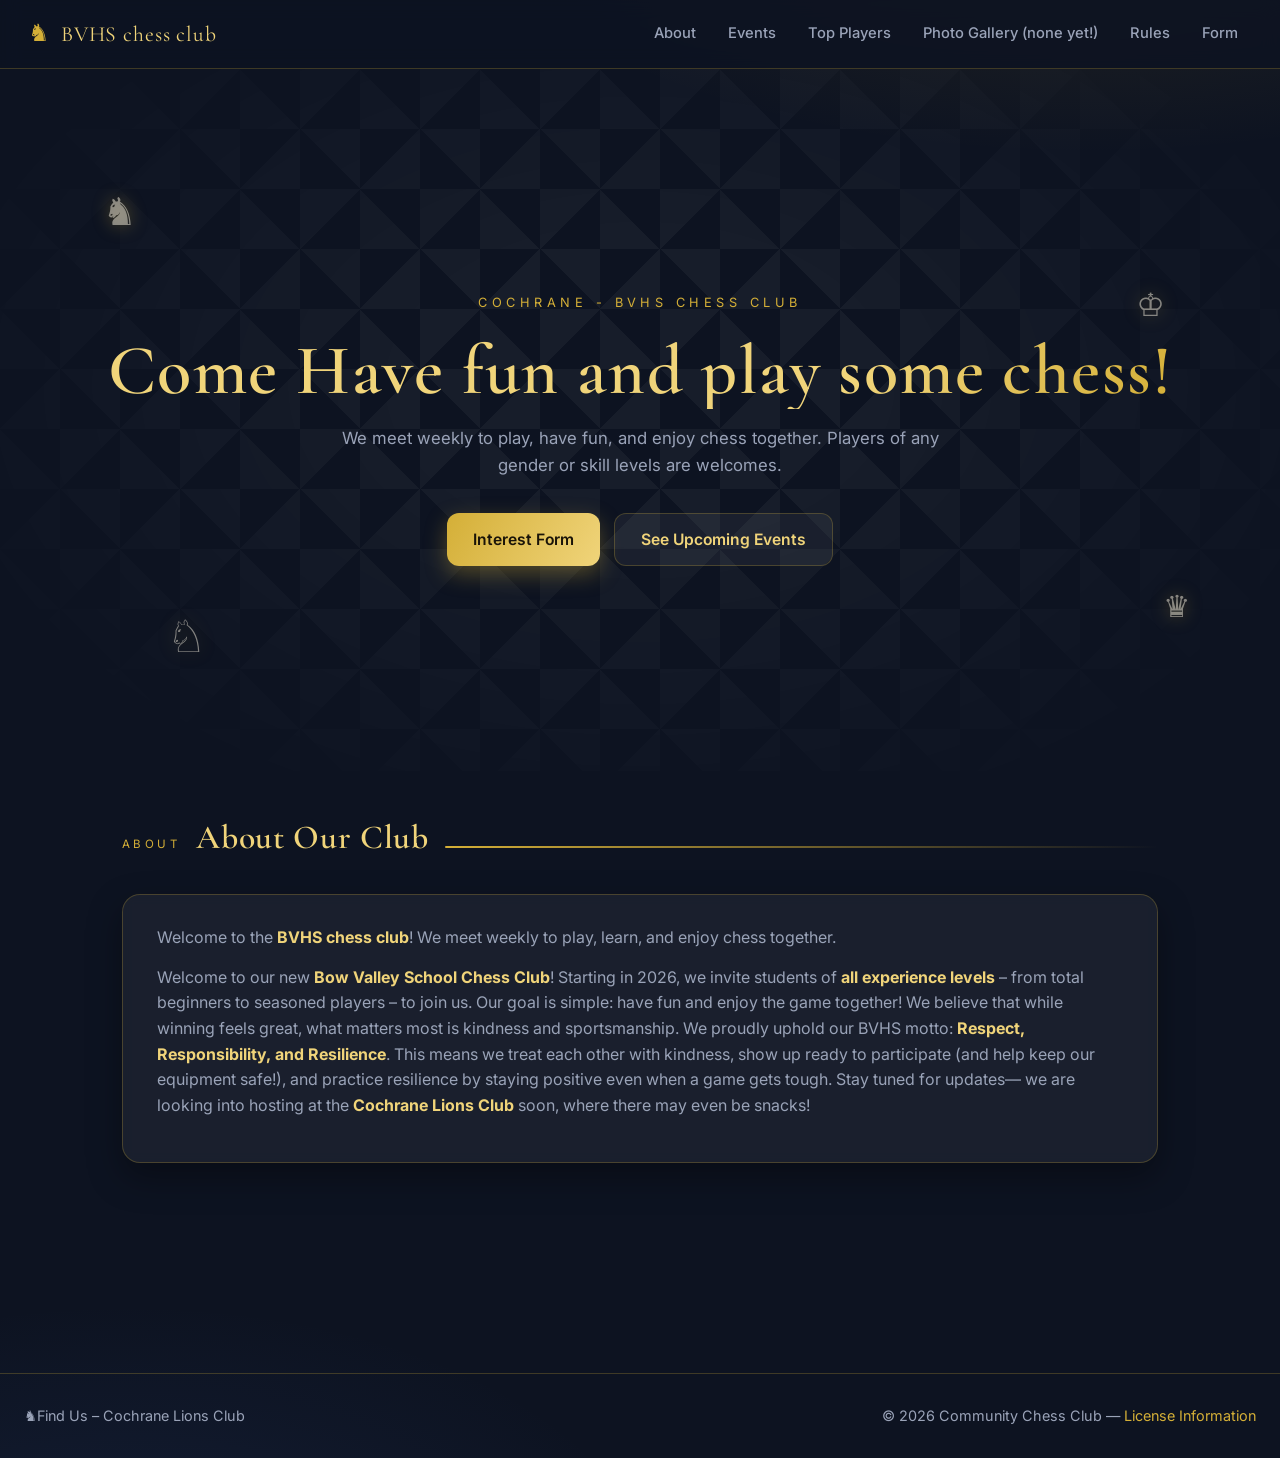
<file: index.html>
<!DOCTYPE html>
<html lang="en">
<head>
<meta charset="UTF-8" />
<meta name="viewport" content="width=device-width, initial-scale=1.0" />
<title>Community Chess Club – Cochrane</title>
<link rel="preconnect" href="https://fonts.googleapis.com" />
<link href="https://fonts.googleapis.com/css2?family=Cormorant+Garamond:ital,wght@0,500;0,600;0,700;1,500;1,600;1,700&family=Inter:wght@400;500;600;700&display=swap" rel="stylesheet" />
<link rel="stylesheet" href="./styles.css" />
</head>
<body>

<nav>
  <div class="brand"><span class="kn">♞</span><a href="index.html" style="color:inherit;text-decoration:none;">BVHS chess club</a></div>
  <button class="nav-toggle" id="navToggle" aria-label="Menu">☰</button>
  <div class="nav-links" id="navLinks">
    <a href="about.html">About</a>
    <a href="events.html">Events</a>
    <a href="leaderboard.html">Top Players</a>
    <a href="gallery.html">Photo Gallery (none yet!)</a>
    <a href="rules.html">Rules</a>
    <a href="join.html">Form</a>
  </div>
</nav>

<header class="hero">
  <span class="piece-float p1">♞</span>
  <span class="piece-float p2">♔</span>
  <span class="piece-float p3">♘</span>
  <span class="piece-float p4">♛</span>
  <div class="hero-eyebrow">Cochrane - BVHS chess club</div>
  <h1>Come Have fun and play some chess!</h1>
  <p class="sub">We meet weekly to play, have fun, and enjoy chess together. Players of any gender or skill levels are welcomes.</p>
  <div class="hero-ctas">
    <a class="btn btn-gold" href="join.html">Interest Form</a>
   <a class="btn btn-upcoming" href="events.html">See Upcoming Events</a>
  </div>
</header>

<section id="about">
  <div class="section-head reveal"><span class="kicker">About</span><h2>About Our Club</h2></div>
  <div class="about-card reveal">
<p>Welcome to the <strong>BVHS chess club</strong>! We meet weekly to play, learn, and enjoy chess together.</p>
<p>Welcome to our new <strong>Bow Valley School Chess Club</strong>! Starting in 2026, we invite students of <strong>all experience levels</strong> – from total beginners to seasoned players –
to join us.  Our goal is simple: have fun and enjoy the game together!

We believe that while winning feels great, what matters most is kindness and sportsmanship.

We proudly uphold our BVHS motto: <strong>Respect, Responsibility, and Resilience</strong>. This means we treat each other with kindness, show up ready to participate (and help keep our equipment safe!), and practice resilience by staying positive even when a game gets tough.

Stay tuned for updates— we are looking into hosting at the <strong>Cochrane Lions Club</strong> soon, where there may even be snacks!</p>
</div>
</section>

<footer>
  <div class="footer-left"><span class="kn">♞</span><span>Find Us – Cochrane Lions Club</span></div>
  <span>© 2026 Community Chess Club — <a href="#" id="licenseLink">License Information</a></span>
</footer>

<div class="modal-backdrop" id="licenseModal">
  <div class="modal">
    <h3>License Information</h3>
    <p>This website is licensed under the Creative Commons Attribution-NonCommercial-ShareAlike 4.0 International License (CC BY-NC-SA 4.0).</p>
    <div class="row">
      <a class="btn btn-ghost" href="https://creativecommons.org/licenses/by-nc-sa/4.0/" target="_blank" rel="noopener">View Full License</a>
      <button class="btn btn-ghost" id="modalClose">Close</button>
    </div>
  </div>
</div>

<script src="./script.js"></script>
</body>
</html>
</file>
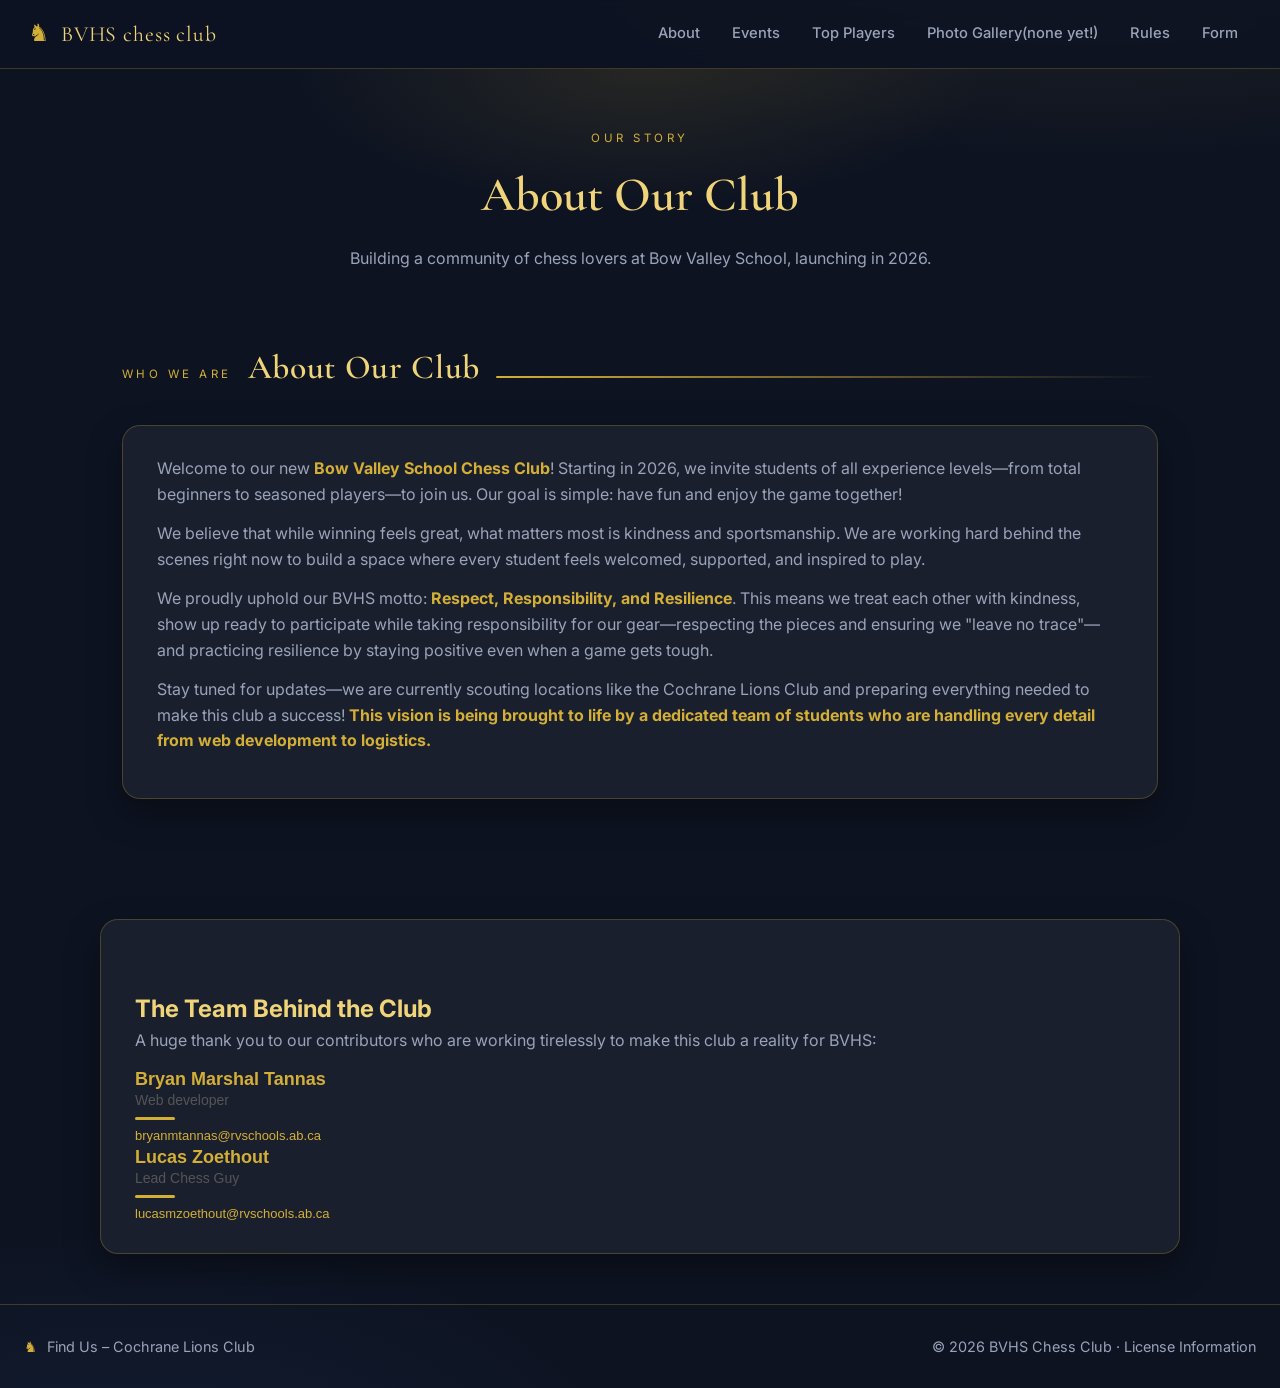
<file: about.html>
<!DOCTYPE html>
<html lang="en">
<head>
<meta charset="UTF-8" />
<meta name="viewport" content="width=device-width, initial-scale=1.0" />
<title>About — BVHS Chess Club</title>
<link rel="preconnect" href="https://fonts.googleapis.com" />
<link href="https://fonts.googleapis.com/css2?family=Cormorant+Garamond:ital,wght@0,500;0,600;1,500&family=Inter:wght@400;500;600&display=swap" rel="stylesheet" />
<link rel="stylesheet" href="styles.css" />
</head>
<body>

<nav>
  <div class="brand"><span class="kn">♞</span><a href="index.html" style="color:inherit;text-decoration:none;">BVHS chess club</a></div>
  <button class="nav-toggle" id="navToggle" aria-label="Menu">☰</button>
  <div class="nav-links" id="navLinks">
    <a href="about.html">About</a>
    <a href="events.html">Events</a>
    <a href="leaderboard.html">Top Players</a>
    <a href="gallery.html">Photo Gallery(none yet!)</a>
    <a href="rules.html">Rules</a>
    <a href="join.html">Form</a>
  </div>
</nav>

<div class="page-hero">
  <span class="kicker">Our Story</span>
  <h1>About Our Club</h1>
  <p>Building a community of chess lovers at Bow Valley School, launching in 2026.</p>
</div>

<section>
  <div class="section-head reveal"><span class="kicker">Who We Are</span><h2>About Our Club</h2></div>
  <div class="about-card reveal">
    <p>Welcome to our new <strong style="color:#D4AF37;">Bow Valley School Chess Club</strong>! Starting in 2026, we invite students of all experience levels—from total beginners to seasoned players—to join us. Our goal is simple: have fun and enjoy the game together!</p>
    
    <p>We believe that while winning feels great, what matters most is kindness and sportsmanship. We are working hard behind the scenes right now to build a space where every student feels welcomed, supported, and inspired to play.</p>

    <p>We proudly uphold our BVHS motto: <strong style="color:#D4AF37;">Respect, Responsibility, and Resilience</strong>. This means we treat each other with kindness, show up ready to participate while taking responsibility for our gear—respecting the pieces and ensuring we "leave no trace"—and practicing resilience by staying positive even when a game gets tough.</p>
    
    <p>Stay tuned for updates—we are currently scouting locations like the Cochrane Lions Club and preparing everything needed to make this club a success! <strong style="color:#D4AF37;">This vision is being brought to life by a dedicated team of students who are handling every detail from web development to logistics.</strong></p>
  </div>
</section>

<section class="about-card reveal">
  <!-- This header now connects the "dedication" mentioned above to these specific people -->
  <h2 style="margin-top: 40px;">The Team Behind the Club</h2>
  <p>A huge thank you to our contributors who are working tirelessly to make this club a reality for BVHS:</p>

  <!--Profiles-->
  <table cellpadding="0" cellspacing="0" border="0" style="font-family:Arial,Helvetica,sans-serif">
    <tr>
      <td style="vertical-align:top">
        <p style="font-size:18px;font-weight:bold;color:#D4AF37;margin:0;line-height:1.3;font-family:Arial,Helvetica,sans-serif">Bryan Marshal Tannas</p>
        <p style="font-size:14px;color:#555;margin:0;line-height:1.4;font-family:Arial,Helvetica,sans-serif">Web developer</p>
        <div style="width:40px;height:3px;background:#D4AF37;border-radius:2px;margin:6px 0"></div>
        <p style="font-size:13px;color:#777;margin:0;line-height:1.5;font-family:Arial,Helvetica,sans-serif"><a href="mailto:bryanmtannas@rvschools.ab.ca" style="font-size:13px;color:#D4AF37;text-decoration:none;font-family:Arial,Helvetica,sans-serif">bryanmtannas@rvschools.ab.ca</a></p>
      </td>
    </tr>
  </table>
  <!--Profiles-->
  <table cellpadding="0" cellspacing="0" border="0" style="font-family:Arial,Helvetica,sans-serif">
    <tr>
      <td style="vertical-align:top">
        <p style="font-size:18px;font-weight:bold;color:#D4AF37;margin:0;line-height:1.3;font-family:Arial,Helvetica,sans-serif">Lucas Zoethout</p>
        <p style="font-size:14px;color:#555;margin:0;line-height:1.4;font-family:Arial,Helvetica,sans-serif">Lead Chess Guy</p>
        <div style="width:40px;height:3px;background:#D4AF37;border-radius:2px;margin:6px 0"></div>
        <p style="font-size:13px;color:#777;margin:0;line-height:1.5;font-family:Arial,Helvetica,sans-serif"><a href="mailto:lucasmzoethout@rvschools.ab.ca" style="font-size:13px;color:#D4AF37;text-decoration:none;font-family:Arial,Helvetica,sans-serif">lucasmzoethout@rvschools.ab.ca</a></p>
      </td>
    </tr>
  </table>
</section>

<footer style="margin-top: 50px;">
  <div class="foot-left"><span class="kn">♞</span><span>Find Us – Cochrane Lions Club</span></div>
  <span>© 2026 BVHS Chess Club · <a href="#" id="licenseLink" style="color:inherit;text-decoration:none;">License Information</a></span>
</footer>

<div class="modal-backdrop" id="licenseModal">
  <div class="modal">
    <h3>License Information</h3>
    <p>This website is licensed under the Creative Commons Attribution-NonCommercial-ShareAlike 4.0 International License (CC BY-NC-SA 4.0).</p>
    <div class="row">
      <a class="btn btn-ghost" href="https://creativecommons.org/licenses/by-nc-sa/4.0/" target="_blank" rel="noopener">View Full License</a>
      <button class="btn btn-ghost" id="modalClose">Close</button>
    </div>
  </div>
</div>

<script src="script.js"></script>

</body>
</html>
</file>
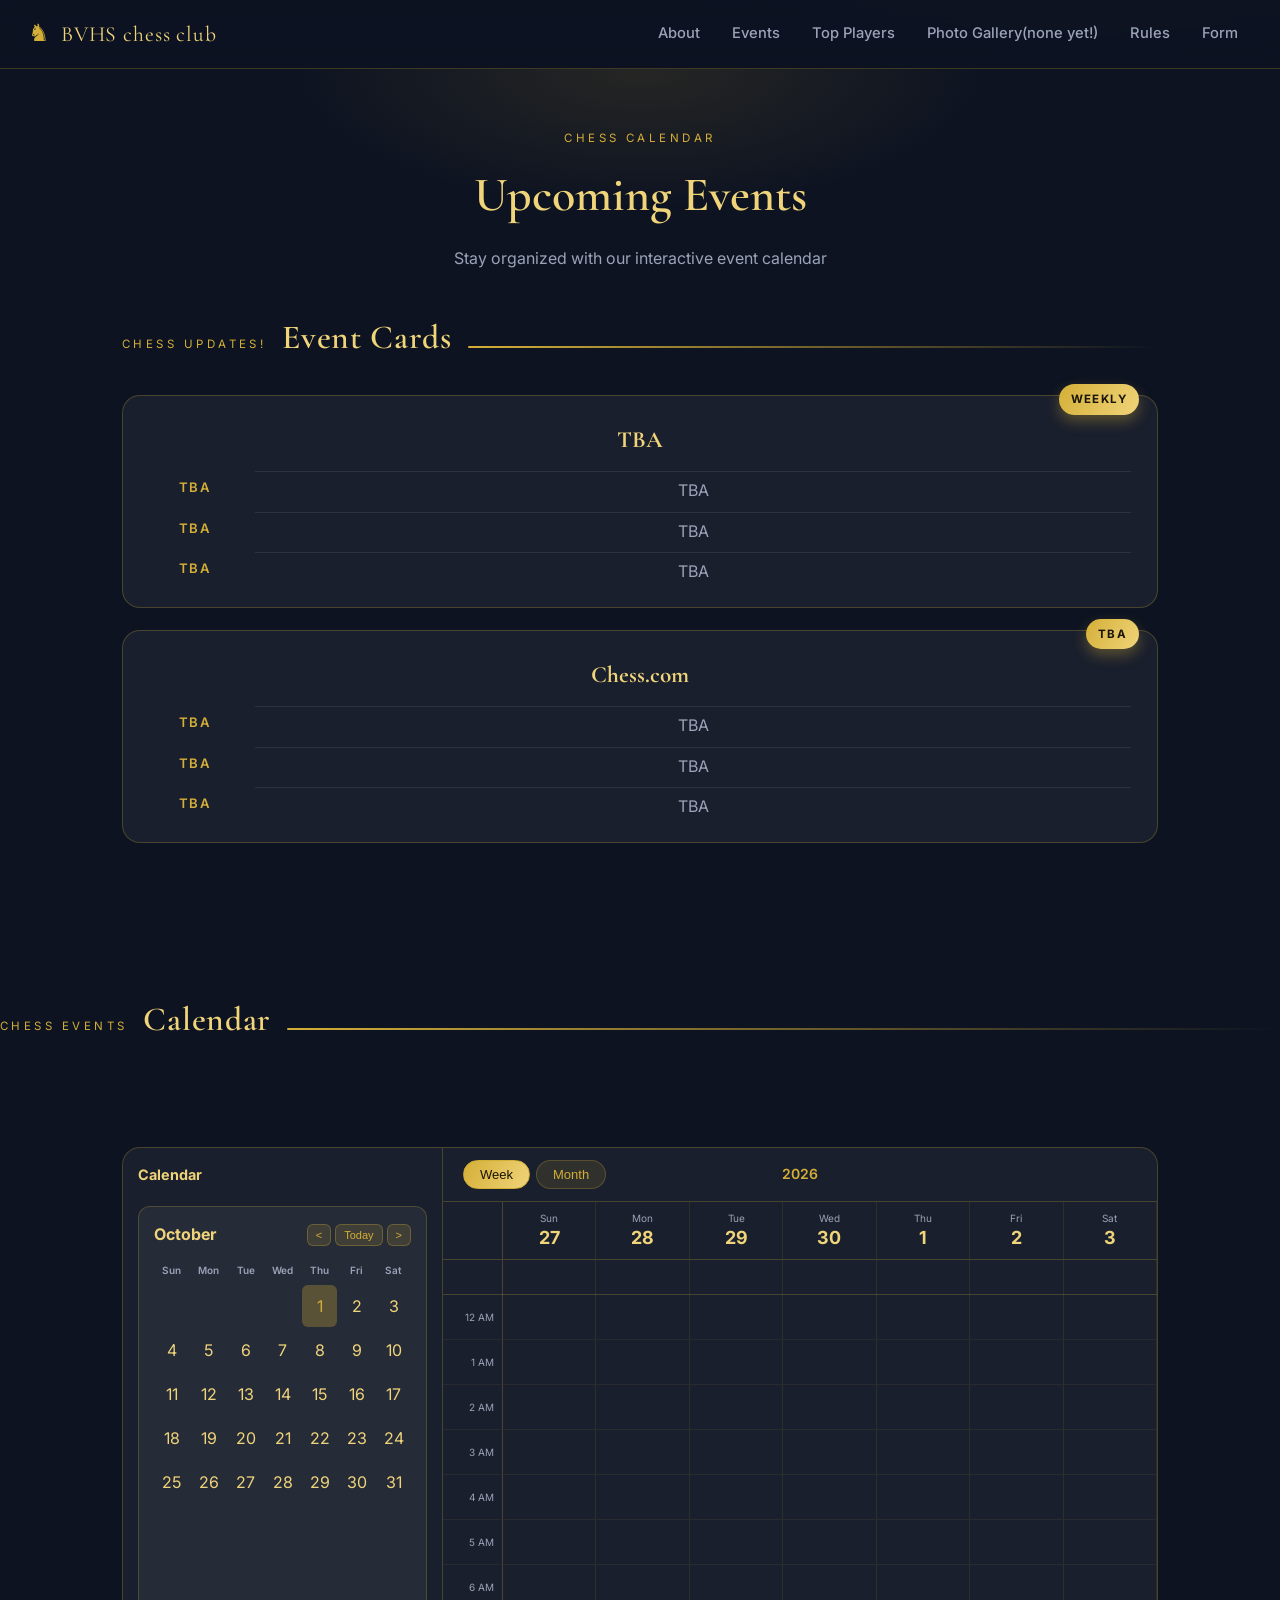
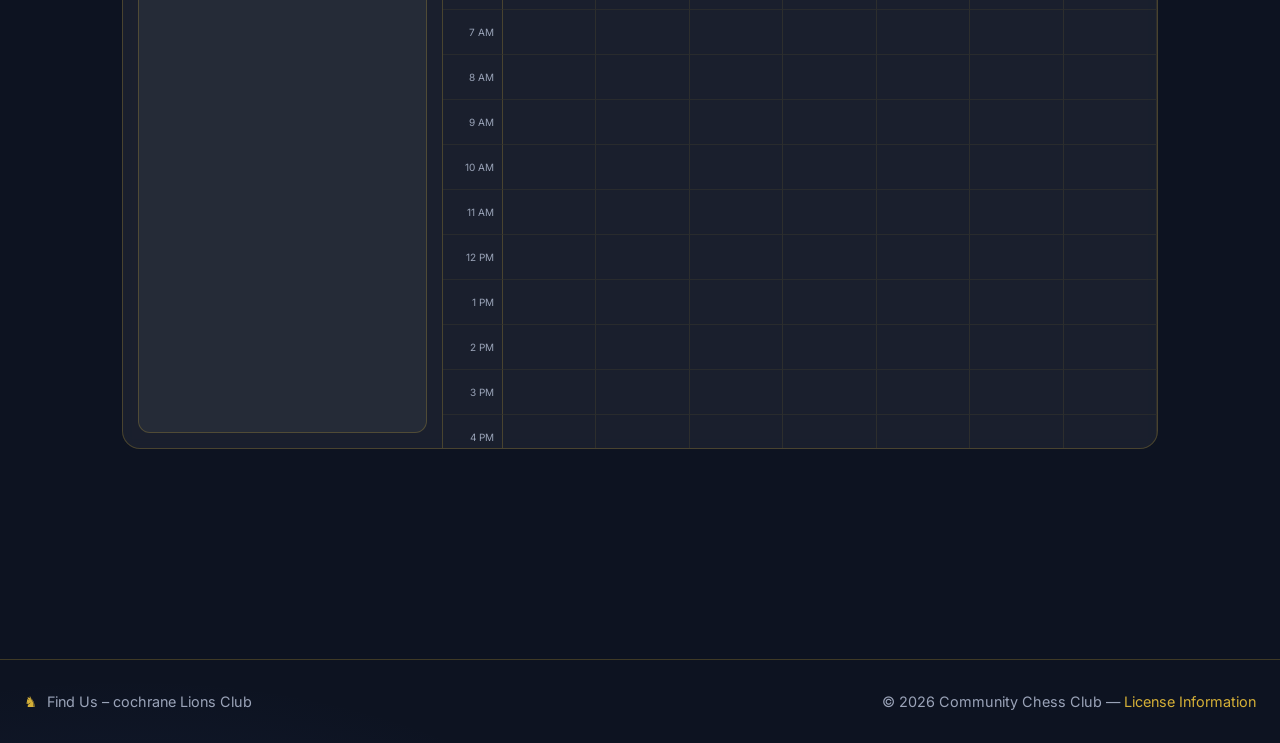
<file: events.html>
<!DOCTYPE html>
<html lang="en">
<head>
<meta charset="UTF-8" />
<meta name="viewport" content="width=device-width, initial-scale=1.0" />
<title>Events – Community Chess Club</title>
<link rel="preconnect" href="https://fonts.googleapis.com" />
<link href="https://fonts.googleapis.com/css2?family=Cormorant+Garamond:ital,wght@0,500;0,600;0,700;1,500;1,600;1,700&family=Inter:wght@400;500;600;700&display=swap" rel="stylesheet" />
<link rel="stylesheet" href="./styles.css" />
<style>
    .calendar-main {
        flex: 1;
        min-width: 0;
        display: flex;
        flex-direction: column;
        overflow: hidden;
    }
    .calendar-wrapper {
        background: var(--card);
        border: 1px solid var(--line);
        border-radius: 18px;
        backdrop-filter: blur(6px);
        overflow: hidden;
        margin-top: 30px;
    }

    :root {
        --hour-height: 45px;
    }

    .app-container {
        display: flex;
        height: 100vh;
        width: 100%;
        background: transparent;
    }

    .sidebar {
        width: 320px;
        background: transparent;
        border-right: 1px solid var(--line);
        display: flex;
        flex-direction: column;
        padding: 15px;
    }

    .sidebar-header {
        display: flex;
        justify-content: space-between;
        font-weight: bold;
        margin-bottom: 20px;
        color: var(--ivory);
        font-size: 0.9rem;
    }

    .mini-cal-wrap {
        background: rgba(255,255,255,.05);
        border-radius: 12px;
        border: 1px solid var(--line);
        padding: 15px;
        flex: 1;
        overflow: hidden;
        display: flex;
        flex-direction: column;
    }

    .mini-cal-header {
        display: flex;
        align-items: center;
        justify-content: space-between;
        margin-bottom: 10px;
    }

    .mini-cal-title {
        font-size: 16px;
        font-weight: 700;
        color: var(--ivory);
    }

    .mini-nav {
        display: flex;
        gap: 4px;
    }

    .mini-nav button {
        background: rgba(212, 175, 55, 0.15);
        border: 1px solid rgba(212, 175, 55, 0.3);
        border-radius: 6px;
        padding: 4px 8px;
        font-size: 11px;
        cursor: pointer;
        color: var(--gold);
        transition: all 0.15s;
    }

    .mini-nav button:hover {
        background: rgba(212, 175, 55, 0.3);
        border-color: var(--gold);
    }

    .mini-grid {
        display: grid;
        grid-template-columns: repeat(7, 1fr);
        gap: 2px;
    }

    .dow-header {
        text-align: center;
        font-size: 10px;
        font-weight: 600;
        color: var(--muted);
        padding: 5px 0;
    }

    .mini-day-cell {
        aspect-ratio: 1 / 1.2;
        border-radius: 6px;
        display: flex;
        flex-direction: column;
        align-items: center;
        justify-content: center;
        gap: 2px;
        padding: 4px;
        cursor: pointer;
        transition: all 0.2s;
        color: var(--ivory);
    }

    .mini-day-cell:hover {
        background: rgba(212, 175, 55, 0.25);
        transform: scale(1.05);
    }

    .mini-day-cell.empty {
        cursor: default;
    }

    .dots {
        display: flex;
        gap: 2px;
        justify-content: center;
    }

    .dot {
        width: 6px;
        height: 6px;
        border-radius: 50%;
        background: var(--gold);
    }

    .-main {
        flex: 1;
        display: flex;
        flex-direction: column;
        overflow: hidden;
    }

    .-header {
        padding: 12px 20px;
        display: flex;
        justify-content: space-between;
        align-items: center;
        border-bottom: 1px solid var(--line);
        background: transparent;
    }

    .header-btn {
        background: rgba(212, 175, 55, 0.12);
        border: 1px solid var(--line);
        border-radius: 20px;
        padding: 6px 16px;
        font-size: 13px;
        font-weight: 500;
        color: var(--gold);
        cursor: pointer;
        transition: all 0.2s;
    }

    .header-btn:hover {
        background: rgba(212, 175, 55, 0.2);
        border-color: var(--gold);
    }

    .header-btn.active {
        background: linear-gradient(120deg, var(--gold), var(--gold-2));
        color: #1a1408;
        border-color: var(--gold);
    }

    .view-toggle {
        display: flex;
        gap: 6px;
    }

.calendar-header {
    padding: 12px 20px;
    display: flex;
    justify-content: space-between;
    align-items: center;
    border-bottom: 1px solid var(--line);
    background: transparent;
    position: relative; /* Enables absolute center alignment */
}

.header-right {
    position: absolute;
    left: 50%;
    transform: translateX(-50%);
    display: flex;
    align-items: center;
    gap: 10px;
}

    .header-right .year-label {
        font-size: 14px;
        font-weight: 600;
        color: var(--gold);
    }

    /* ── Week days bar ── */
    .week-days-bar {
        display: flex;
        gap: 3px;
        margin-top: 4px;
        flex-wrap: wrap;
    }
    .week-days-bar span {
        font-size: 10px;
        color: var(--muted);
        padding: 2px 8px;
        background: rgba(212, 175, 55, 0.08);
        border-radius: 4px;
        white-space: nowrap;
    }

    #mainGrid {
        flex: 1;
        overflow-y: auto;
        background-color: transparent;
        width: 100%;
        position: relative;
    }
    .month-mode {
        display: grid;
        grid-template-columns: repeat(7, 1fr);
    }

    .month-header-cell {
        text-align: center;
        font-size: 11px;
        font-weight: 600;
        color: var(--gold);
        padding: 8px 0;
        border-right: 1px solid var(--line);
        border-bottom: 1px solid var(--line);
        background: rgba(212, 175, 55, 0.05);
    }

    .day-cell {
        border-right: 1px solid var(--line);
        border-bottom: 1px solid var(--line);
        padding: 8px;
        min-height: 100px;
        position: relative;
        display: flex;
        flex-direction: column;
        justify-content: flex-start;
        background: transparent;
    }

    .day-cell .day-number {
        color: var(--gold);
        font-weight: 600;
        font-size: 14px;
        margin-bottom: 4px;
    }

    .week-mode {
        display: grid;
        grid-template-columns: 60px repeat(7, 1fr);
        grid-template-rows: auto auto repeat(24, var(--hour-height));
        width: 100%;
    }

    .week-header-row {
        grid-column: 1 / -1;
        display: grid;
        grid-template-columns: 60px repeat(7, 1fr);
        border-bottom: 1px solid var(--line);
        background: transparent;
    }

    .week-header-cell {
        padding: 8px 4px;
        text-align: center;
        border-right: 1px solid rgba(212, 175, 55, 0.1);
        color: var(--ivory);
    }

    .week-header-cell:first-child {
        border-right: 1px solid var(--line);
    }

    .all-day-row {
        grid-column: 1 / -1;
        display: grid;
        grid-template-columns: 60px repeat(7, 1fr);
        border-bottom: 1px solid var(--line);
        min-height: 35px;
    }

    .all-day-cell {
        border-right: 1px solid rgba(212, 175, 55, 0.1);
        display: flex;
        align-items: center;
        gap: 4px;
        padding: 2px 6px;
        min-height: 35px;
    }

    .all-day-cell:first-child {
        border-right: 1px solid var(--line);
    }

    .time-label {
        font-size: 10px;
        color: var(--muted);
        text-align: right;
        padding-right: 8px;
        border-right: 1px solid var(--line);
        border-bottom: 1px solid rgba(212, 175, 55, 0.08);
        display: flex;
        align-items: center;
        justify-content: flex-end;
    }

    .timeline-cell {
        border-right: 1px solid rgba(212, 175, 55, 0.1);
        border-bottom: 1px solid rgba(212, 175, 55, 0.08);
        position: relative;
        background: transparent;
        overflow: visible;
        min-height: var(--hour-height);
        min-width: 50px;
    }

    .event-block {
        padding: 3px 6px;
        font-size: 10px;
        border-radius: 4px;
        white-space: nowrap;
        overflow: hidden;
        text-overflow: ellipsis;
        z-index: 5;
        margin-bottom: 2px;
        color: #fff;
        border-left: 3px solid;
    }

    .event-block.timed {
        position: absolute;
        left: 2px;
        right: 2px;
        padding: 3px 6px;
        font-size: 11px;
        border-radius: 4px;
        overflow: visible;
        cursor: pointer;
    }

    .month-mode .event-block.timed {
        position: relative !important;
        left: auto !important;
        right: auto !important;
        top: auto !important;
        margin-bottom: 2px;
    }

    .event-block.all-day {
        font-weight: 600;
        padding: 4px 8px;
        margin: 0;
        border-radius: 4px;
        cursor: pointer;
    }

    .tooltip {
        position: fixed;
        z-index: 999999;
        pointer-events: none;
        background: rgba(13, 19, 33, 0.95);
        border-radius: 8px;
        box-shadow: 0 4px 20px rgba(0,0,0,.35);
        min-width: 60px;
        border: 1px solid var(--line);
        color: var(--ivory);
        display: none;
        padding: 6px 8px;
        min-width: 0;
        max-width: 160px;
        font-size: 10px;
        line-height: 1.2;
    }

    .tooltip strong {
        color: var(--gold);
    }

    /* ── Now line (Google Calendar style) ── */
    .now-line {
        position: absolute;
        left: 0;
        right: 0;
        height: 2px;
        background: #e53935;
        z-index: 999999;
        pointer-events: none;
        display: none;
    }
    .now-line::before {
        content: "";
        position: absolute;
        left: 0;
        top: -4px;
        width: 8px;
        height: 10px;
        border-radius: 3px;
        background: #e53935;
    }

    .toast {
        position: fixed;
        bottom: 20px;
        left: 50%;
        transform: translateX(-50%);
        background: rgba(212, 175, 55, 0.15);
        border: 1px solid var(--gold);
        border-radius: 8px;
        padding: 8px 16px;
        font-size: 12px;
        box-shadow: 0 4px 12px rgba(212, 175, 55, 0.25);
        z-index: 300;
        color: var(--ivory);
    }

    .toast.hidden {
        display: none;
    }

    #mainGrid::-webkit-scrollbar {
        width: 8px;
    }

    #mainGrid::-webkit-scrollbar-track {
        background: rgba(212, 175, 55, 0.05);
    }

    #mainGrid::-webkit-scrollbar-thumb {
        background: rgba(212, 175, 55, 0.3);
        border-radius: 4px;
    }

    #mainGrid::-webkit-scrollbar-thumb:hover {
        background: rgba(212, 175, 55, 0.5);
    }

    @media (max-width: 900px) {
        .app-container {
            flex-direction: column;
        }

        .sidebar {
            width: 100%;
            max-height: 250px;
            padding: 12px;
            min-height: auto;
        }

        .mini-cal-wrap {
            padding: 12px;
            overflow-y: auto;
        }

        .mini-cal-header {
            margin-bottom: 12px;
        }

        .mini-cal-title {
            font-size: 14px;
        }

        .mini-nav button {
            padding: 3px 6px;
            font-size: 10px;
        }

        .mini-grid {
            gap: 1px;
        }

        .dow-header {
            font-size: 9px;
            padding: 3px 0;
        }

        .mini-day-cell {
            aspect-ratio: 1 / 1.15;
            padding: 3px;
            min-height: 30px;
        }

        .dot {
            width: 5px;
            height: 5px;
        }

        .-main {
            flex: 1;
        }

        .day-cell {
            min-height: 80px;
        }

        :root {
            --hour-height: 35px;
        }
    }

    @media (max-width: 600px) {
        .sidebar {
            max-height: 280px;
        }
        .week-mode {
            grid-template-columns: 45px repeat(7, 1fr);
            width: 100%;
        }

        .timeline-cell {
            min-width: 36px;
        }

        .mini-nav button {
            padding: 2px 5px;
            font-size: 9px;
        }

        .mini-day-cell {
            aspect-ratio: 1 / 1.1;
            min-height: 28px;
            gap: 1px;
        }

        .week-mode {
            grid-template-columns: 45px repeat(7, 1fr);
        }

        .week-header-row {
            grid-template-columns: 45px repeat(7, 1fr);
        }

        .all-day-row {
            grid-template-columns: 45px repeat(7, 1fr);
        }

        .time-label {
            font-size: 8px;
            padding-right: 4px;
        }

        .event-block {
            font-size: 9px;
            padding: 2px 4px;
        }

        :root {
            --hour-height: 30px;
        }
    }
</style>
</head>
<body>

<nav>
  <div class="brand"><span class="kn">♞</span><a href="index.html" style="color:inherit;text-decoration:none;">BVHS chess club</a></div>
  <button class="nav-toggle" id="navToggle" aria-label="Menu">☰</button>
  <div class="nav-links" id="navLinks">
    <a href="about.html">About</a>
    <a href="events.html">Events</a>
    <a href="leaderboard.html">Top Players</a>
    <a href="gallery.html">Photo Gallery(none yet!)</a>
    <a href="rules.html">Rules</a>
    <a href="join.html">Form</a>
  </div>
</nav>

<div class="page-hero">
  <span class="kicker">Chess Calendar</span>
  <h1>Upcoming Events</h1>
  <p>Stay organized with our interactive event calendar</p>
  <section>
    <div class="section-head reveal"><span class="kicker">Chess Updates!</span><h2>Event Cards</h2></div>
    <div class="events">
      <div class="event reveal">
        <span class="stamp">Weekly</span>
        <h3>TBA</h3>
        <dl>
          <dt>TBA</dt><dd>TBA</dd>
          <dt>TBA</dt><dd>TBA</dd>
          <dt>TBA</dt><dd>TBA</dd>
        </dl>
      </div>
      <div class="event reveal">
        <span class="stamp">TBA</span>
        <h3>Chess.com</h3>
        <dl>
          <dt>TBA</dt><dd>TBA</dd>
          <dt>TBA</dt><dd>TBA</dd>
          <dt>TBA</dt><dd>TBA</dd>
        </dl>
      </div>
    </div>
  </section>
</div>

<div class="section-head reveal"><span class="kicker">Chess Events</span><h2>Calendar</h2></div>
<section>
  <div class="calendar-wrapper">

    <script>
      const CSV_URL = "https://docs.google.com/spreadsheets/d/e/2PACX-1vRstgI6o7_-kV3IQE8ZsTb1pB3b70WATgDLjKs4DenOSlvbL6nHB2kR2Le2C4HhLDG26i-3b4LFOAX3/pub?output=csv";
      let events = [];

      async function fetchEvents() {
        try {
          const res = await fetch(CSV_URL);
          if (!res.ok) throw new Error("CSV fetch failed: " + res.status);
          const text = await res.text();
          const lines = text.split("\n").filter(l => l.trim());
          if (!lines.length) return;
          const header = lines[0].split(",").map(h => h.trim().toLowerCase());
          for (let i = 1; i < lines.length; i++) {
            const cols = parseCSVLine(lines[i]);
            const row = {};
            header.forEach((h, idx) => { row[h] = (cols[idx] || "").trim(); });
            events.push({
              date:   row.date   || "",
              title:  row.title  || "Untitled",
              start:  row.start  || "00:00",
              end:    row.end    || "24:00",
              color:  row.color  || "#d4af37",
              allDay: row.allDay === "true" || row.allDay === "TRUE",
              desc:   row.desc   || ""
            });
          }
        } catch (err) {
          console.error("CSV load error:", err);
        }
      }

      function parseCSVLine(line) {
        const cols = [];
        let cur = "", inQ = false;
        for (const ch of line) {
          if (ch === '"')       { inQ = !inQ; }
          else if (ch === "," && !inQ) { cols.push(cur); cur = ""; }
          else                 { cur += ch; }
        }
        cols.push(cur);
        return cols.map(c => c.trim());
      }
    </script>

    <div class="app-container">
        <aside class="sidebar">
            <div class="sidebar-header"><span>Calendar</span></div>
            <div class="mini-cal-wrap" id="sideCalendarWrap">
                <div class="mini-cal-header">
                    <span class="mini-cal-title" id="sideMonthName">October</span>
                    <div class="mini-nav">
                        <button id="prevBtn">&lt;</button>
                        <button id="todayBtnSide">Today</button>
                        <button id="nextBtn">&gt;</button>
                    </div>
                </div>
                <div class="mini-grid" id="sideGrid"></div>
            </div>
        </aside>

        <main class="calendar-main">
            <header class="calendar-header">
                <div class="left-controls">
                    <div class="view-toggle">
                        <button class="header-btn active" id="weekViewBtn">Week</button>
                        <button class="header-btn" id="monthViewBtn">Month</button>
                    </div>
                </div>
                <div class="header-right">
                    <span class="year-label" id="displayYear">2026</span>
                </div>
            </header>

            <div id="mainGrid">
                <div class="now-line" id="nowLine"></div>
            </div>
        </main>
    </div>

    <div class="toast hidden" id="toast"></div>
  </div>
</section>

<footer>
  <div class="foot-left"><span class="kn">♞</span><span>Find Us – cochrane Lions Club</span></div>
  <span>© 2026 Community Chess Club — <a href="#" id="licenseLink">License Information</a></span>
</footer>

<div class="modal-backdrop" id="licenseModal">
  <div class="modal">
    <h3>License Information</h3>
    <p>This website is licensed under the Creative Commons Attribution-NonCommercial-ShareAlike 4.0 International License (CC BY-NC-SA 4.0).</p>
    <div class="row">
      <a class="btn btn-ghost" href="https://creativecommons.org/licenses/by-nc-sa/4.0/" target="_blank" rel="noopener">View Full License</a>
      <button class="btn btn-ghost" id="modalClose">Close</button>
    </div>
  </div>
</div>

<script src="./script.js"></script>
<script>
    function applyEventStyles(el, ev) {
        const color = (ev.color || "#d4af37").toLowerCase();
        if (color.startsWith('#')) {
            el.style.backgroundColor = color;
            el.style.borderLeftColor = color;
            el.style.borderColor = color;
            el.style.boxShadow = `inset 0 0 0 1px ${color}66`;
        } else {
            el.style.backgroundColor = "#d4af37";
            el.style.borderLeftColor = "#d4af37";
            el.style.borderColor = "#d4af37";
        }
    }

    let mockEvents = [];
    let currentDate = new Date(2026, 9, 1);
    let viewMode = 'week';
    const mainGrid = document.getElementById('mainGrid');
    const sideGrid = document.getElementById('sideGrid');
    const sideMonthName = document.getElementById('sideMonthName');
    const displayYear = document.getElementById('displayYear');
    const toast = document.getElementById('toast');
    const HOUR_H = 45;

    /* ── Tooltip ── */
    let tooltipEl = null;

    function getTooltipEl() {
        if (!tooltipEl) {
            tooltipEl = document.createElement('div');
            tooltipEl.className = 'tooltip';
            document.body.appendChild(tooltipEl);
        }
        return tooltipEl;
    }

    function showTooltip(targetEl, ev) {
        const tip = getTooltipEl();
        const rect = targetEl.getBoundingClientRect();

        const html =
            `<strong>${ev.title || 'Untitled'}</strong>` +
            (ev.desc ? `<br>${ev.desc}` : '') +
            (ev.allDay ? `<br><em>All day</em>` : '');

        const tipW = 160;
        const tipH = 70;
        let left, top;

        if (rect.right + tipW + 12 < window.innerWidth) {
            left = rect.right + 8;
            top  = rect.top + (rect.height / 2) - (tipH / 2);
        } else {
            left = rect.left;
            top  = rect.bottom + 8;
        }

        left = Math.max(8, left);
        top  = Math.max(8, top);

        tip.style.left = left + 'px';
        tip.style.top  = top  + 'px';
        tip.innerHTML  = html;
        tip.style.display = 'block';
    }

    function hideTooltip() {
        if (tooltipEl) tooltipEl.style.display = 'none';
    }

    /* ── Date parsing (manual, no UTC shift) ── */
    function parseEvents() {
        if (typeof events === 'undefined' || !Array.isArray(events)) {
            showToast("events not loaded.");
            return;
        }
        mockEvents = events.map(ev => {
            const parts = ev.date.split('-');
            const y  = parseInt(parts[0]);
            const m  = parseInt(parts[1]) - 1;
            const dd = parseInt(parts[2]);
            if (isNaN(y) || isNaN(m) || isNaN(dd)) return null;
            const baseDate = new Date(y, m, dd);

            if (ev.allDay) {
                return {
                    date: baseDate,
                    title: ev.title || "Untitled",
                    desc: ev.desc || "",
                    allDay: true,
                    color: ev.color || "#d4af37"
                };
            }

            let startH = 0, startM = 0;
            if (ev.start) {
                const p = ev.start.split(':');
                startH = parseInt(p[0]) || 0;
                startM = parseInt(p[1]) || 0;
            }

            let durationMin = 60;
            if (ev.end) {
                const p = ev.end.split(':');
                const endH = parseInt(p[0]) || 0;
                const endM = parseInt(p[1]) || 0;
                durationMin = (endH * 60 + endM) - (startH * 60 + startM);
                if (durationMin <= 0) durationMin = 60;
            }

            const remainingMin = (24 * 60) - (startH * 60 + startM);
            if (durationMin > remainingMin) durationMin = remainingMin;

            return {
                date: baseDate,
                title: ev.title || "Untitled",
                desc: ev.desc || "",
                allDay: false,
                startHour: startH,
                startMin: startM,
                durationMin: durationMin,
                color: ev.color || "#d4af37"
            };
        }).filter(Boolean);
    }

    function showToast(msg) {
        toast.textContent = msg;
        toast.classList.remove('hidden');
        setTimeout(() => toast.classList.add('hidden'), 5000);
    }

    /* ── Week days bar ── */
    function updateWeekDaysBar() {
        const bar = document.getElementById('weekDaysBar');
        if (!bar) return;

        if (viewMode !== 'week') { bar.innerHTML = ''; return; }

        const day = currentDate.getDay();
        const sundayStart = new Date(currentDate);
        sundayStart.setDate(currentDate.getDate() - day);

        const names = ['Sun','Mon','Tue','Wed','Thu','Fri','Sat'];
        let html = '';
        for (let i = 1; i <= 5; i++) {
            const d = new Date(sundayStart);
            d.setDate(sundayStart.getDate() + i);
            html += `<span>${names[i]} ${d.getDate()}</span>`;
        }
        bar.innerHTML = html;
    }

    function positionNowLine() {
        const line = document.getElementById('nowLine');
        if (!line) return;

        if (viewMode !== 'week') {
            line.style.display = 'none';
            return;
        }

        // ── Only show if the displayed week contains today ──
        const today = new Date();
        today.setHours(0, 0, 0, 0);

        const sundayStart = new Date(currentDate);
        sundayStart.setDate(currentDate.getDate() - currentDate.getDay());
        sundayStart.setHours(0, 0, 0, 0);

        const weekEnd = new Date(sundayStart);
        weekEnd.setDate(sundayStart.getDate() + 6);
        weekEnd.setHours(23, 59, 59, 999);

        if (today < sundayStart || today > weekEnd) {
            line.style.display = 'none';
            return;
        }

        // ── Position at current time ──
        const grid = document.getElementById('mainGrid');
        const headerRow = grid.querySelector('.week-header-row');
        const allDayRow = grid.querySelector('.all-day-row');

        const now = new Date();
        const hours = now.getHours();
        const minutes = now.getMinutes();

        const topPx =
            (headerRow ? headerRow.offsetHeight : 40) +
            (allDayRow ? allDayRow.offsetHeight : 35) +
            ((hours * 60 + minutes) / 60) * HOUR_H;

        line.style.top = topPx + 'px';
        line.style.display = 'block';
    }

    /* ── Render ── */
    function render() {
        const year = currentDate.getFullYear();
        const month = currentDate.getMonth();

        sideMonthName.innerText = new Date(year, month).toLocaleString('default', { month: 'long' });
        displayYear.innerText = year;

        mainGrid.innerHTML = '';
        sideGrid.innerHTML = '';

        // Re-add the now-line (innerHTML wiped it)
        const nowLine = document.createElement('div');
        nowLine.className = 'now-line';
        nowLine.id = 'nowLine';
        mainGrid.appendChild(nowLine);

        mainGrid.className = viewMode === 'week' ? 'week-mode' : 'month-mode';

        if (viewMode === 'month') {
            renderMonthView(year, month);
        } else {
            renderWeekView(currentDate);
        }

        updateWeekDaysBar();
        positionNowLine();

        ["Sun","Mon","Tue","Wed","Thu","Fri","Sat"].forEach(d => {
            const h = document.createElement("div");
            h.className = "dow-header";
            h.textContent = d;
            sideGrid.appendChild(h);
        });

        const firstDayOfMonth = new Date(year, month, 1).getDay();
        const daysInMonth = new Date(year, month + 1, 0).getDate();
        for (let i = 0; i < firstDayOfMonth; i++) {
            const c = document.createElement("div");
            c.className = "mini-day-cell empty";
            sideGrid.appendChild(c);
        }

        for (let d = 1; d <= daysInMonth; d++) {
            const cell = document.createElement("div");
            cell.className = "mini-day-cell";
            if (d === currentDate.getDate() && month === currentDate.getMonth()) {
                cell.style.background = "rgba(212, 175, 55, 0.3)";
                cell.style.color = "var(--gold)";
            }
            cell.onclick = () => {
                currentDate = new Date(year, month, d);
                render();
            };

            const numEl = document.createElement("span");
            numEl.className = "mini-day-num";
            numEl.textContent = d;
            cell.appendChild(numEl);

            const dayEvents = mockEvents.filter(e =>
                e.date.getFullYear() === year && e.date.getMonth() === month && e.date.getDate() === d
            );
            if (dayEvents.length) {
                const dotsDiv = document.createElement("div");
                dotsDiv.className = "dots";
                dayEvents.forEach(ev => {
                    const dot = document.createElement("span");
                    dot.className = "dot";
                    if (ev.color && ev.color.startsWith('#')) {
                        dot.style.backgroundColor = ev.color;
                    } else {
                        dot.style.backgroundColor = "#d4af37";
                    }
                    dotsDiv.appendChild(dot);
                });
                cell.appendChild(dotsDiv);
            }
            sideGrid.appendChild(cell);
        }
    }

    function renderMonthView(year, month) {
        // Render weekday bar
        const weekdays = ["Sun", "Mon", "Tue", "Wed", "Thu", "Fri", "Sat"];
        weekdays.forEach(day => {
            const headerCell = document.createElement('div');
            headerCell.className = 'month-header-cell';
            headerCell.innerText = day;
            mainGrid.appendChild(headerCell);
        });

        const firstDayOfMonth = new Date(year, month, 1).getDay();
        const daysInMonth = new Date(year, month + 1, 0).getDate();
        let dayCounter = 1;

        for (let i = 0; i < 42; i++) {
            const cell = document.createElement('div');
            cell.className = 'day-cell';

            if (i >= firstDayOfMonth && dayCounter <= daysInMonth) {
                const numDiv = document.createElement('div');
                numDiv.className = 'day-number';
                numDiv.innerText = dayCounter;
                cell.appendChild(numDiv);

                const dailyEvents = mockEvents.filter(e =>
                    e.date.getFullYear() === year && e.date.getMonth() === month && e.date.getDate() === dayCounter
                );

                if (dailyEvents.length) {
                    dailyEvents.forEach(ev => {
                        const bar = document.createElement('div');
                        bar.className = 'event-block' + (ev.allDay ? ' all-day' : '');
                        applyEventStyles(bar, ev);
                        bar.innerText = ev.title;
                        cell.appendChild(bar);
                        bar.onmouseenter = () => showTooltip(bar, ev);
                        bar.onmouseleave = hideTooltip;
                    });
                }
                dayCounter++;
            }
            mainGrid.appendChild(cell);
        }
    }

    function renderWeekView(startDate) {
        const day = startDate.getDay();
        let sundayStart = new Date(startDate);
        sundayStart.setDate(startDate.getDate() - day);

        const headerRow = document.createElement("div");
        headerRow.className = "week-header-row";
        const emptyH = document.createElement("div");
        emptyH.className = "week-header-cell";
        headerRow.appendChild(emptyH);

        for (let i = 0; i < 7; i++) {
            const h = document.createElement("div");
            h.className = "week-header-cell";
            const d = new Date(sundayStart);
            d.setDate(d.getDate() + i);
            h.innerHTML = `<span style="display:block;font-size:10px;color:var(--muted);">${d.toLocaleString('default',{weekday:'short'})}</span><span style="font-size:18px;font-weight:700;line-height:1;">${d.getDate()}</span>`;
            headerRow.appendChild(h);
        }
        mainGrid.appendChild(headerRow);

        const allDayRow = document.createElement("div");
        allDayRow.className = "all-day-row";
        const emptyAD = document.createElement("div");
        emptyAD.className = "all-day-cell";
        allDayRow.appendChild(emptyAD);

        for (let i = 0; i < 7; i++) {
            const dDate = new Date(sundayStart);
            dDate.setDate(dDate.getDate() + i);
            const cell = document.createElement("div");
            cell.className = "all-day-cell";

            const adEvents = mockEvents.filter(e =>
                e.date.getFullYear() === dDate.getFullYear() &&
                e.date.getMonth() === dDate.getMonth() &&
                e.date.getDate() === dDate.getDate() &&
                e.allDay === true
            );

            if (adEvents.length) {
                adEvents.forEach(ev => {
                    const bar = document.createElement('div');
                    bar.className = 'event-block all-day';
                    applyEventStyles(bar, ev);
                    bar.innerText = ev.title;
                    cell.appendChild(bar);
                    bar.onmouseenter = () => showTooltip(bar, ev);
                    bar.onmouseleave = hideTooltip;
                });
            }
            allDayRow.appendChild(cell);
        }
        mainGrid.appendChild(allDayRow);

        for (let hour = 0; hour < 24; hour++) {
            const label = document.createElement("div");
            label.className = "time-label";
            const displayHour = hour % 12 === 0 ? 12 : hour % 12;
            const ampm = hour >= 12 ? 'PM' : 'AM';
            label.textContent = `${displayHour} ${ampm}`;
            mainGrid.appendChild(label);

            for (let i = 0; i < 7; i++) {
                const cell = document.createElement("div");
                cell.className = "timeline-cell";

                const currentDayDate = new Date(sundayStart);
                currentDayDate.setDate(currentDayDate.getDate() + i);

                const dailyEvents = mockEvents.filter(e =>
                    e.date.getFullYear() === currentDayDate.getFullYear() &&
                    e.date.getMonth() === currentDayDate.getMonth() &&
                    e.date.getDate() === currentDayDate.getDate() &&
                    e.startHour === hour &&
                    !e.allDay
                );

                if (dailyEvents.length) {
                    dailyEvents.forEach(ev => {
                        const bar = document.createElement('div');
                        bar.className = 'event-block timed';
                        applyEventStyles(bar, ev);

                        const topOffset = (ev.startMin / 60) * HOUR_H;
                        const maxPx = ((24 * 60 - (hour * 60 + ev.startMin)) / 60) * HOUR_H;
                        const barH = Math.min((ev.durationMin / 60) * HOUR_H, maxPx);

                        bar.style.top = `${topOffset}px`;
                        bar.style.height = `${Math.max(barH - 2, 12)}px`;
                        bar.innerText = ev.title;
                        cell.appendChild(bar);
                        bar.onmouseenter = () => showTooltip(bar, ev);
                        bar.onmouseleave = hideTooltip;
                    });
                }

                mainGrid.appendChild(cell);
            }
        }
    }

    const updateDate = (delta) => {
        if (delta === 0) {
            currentDate = new Date();
        } else {
            let m = currentDate.getMonth() + delta;
            let y = currentDate.getFullYear();
            if (m < 0)  { m += 12; y--; }
            if (m > 11) { m -= 12; y++; }
            currentDate = new Date(y, m, 1);
        }
        render();
    };

    document.getElementById('prevBtn').onclick = () => updateDate(-1);
    document.getElementById('nextBtn').onclick = () => updateDate(1);
    document.getElementById('todayBtnSide').onclick = () => updateDate(0);

    document.getElementById('monthViewBtn').onclick = (e) => {
        viewMode = 'month';
        document.querySelectorAll('.view-toggle .header-btn').forEach(b => b.classList.remove('active'));
        e.target.classList.add('active');
        render();
    };

    document.getElementById('weekViewBtn').onclick = (e) => {
        viewMode = 'week';
        document.querySelectorAll('.view-toggle .header-btn').forEach(b => b.classList.remove('active'));
        e.target.classList.add('active');
        render();
    };

    /* ── Reveal animation ── */
    document.querySelectorAll('.reveal').forEach(el => {
        const obs = new IntersectionObserver(entries => {
            entries.forEach(e => {
                if (e.isIntersecting) {
                    el.classList.add('in');
                    obs.unobserve(el);
                }
            });
        }, { threshold: 0.15 });
        obs.observe(el);
    });

    /* ── Boot ── */
    window.addEventListener("load", async () => {
        await fetchEvents();
        parseEvents();
        render();
        setInterval(positionNowLine, 60000);
    });
</script>
</body>
</html>
</file>
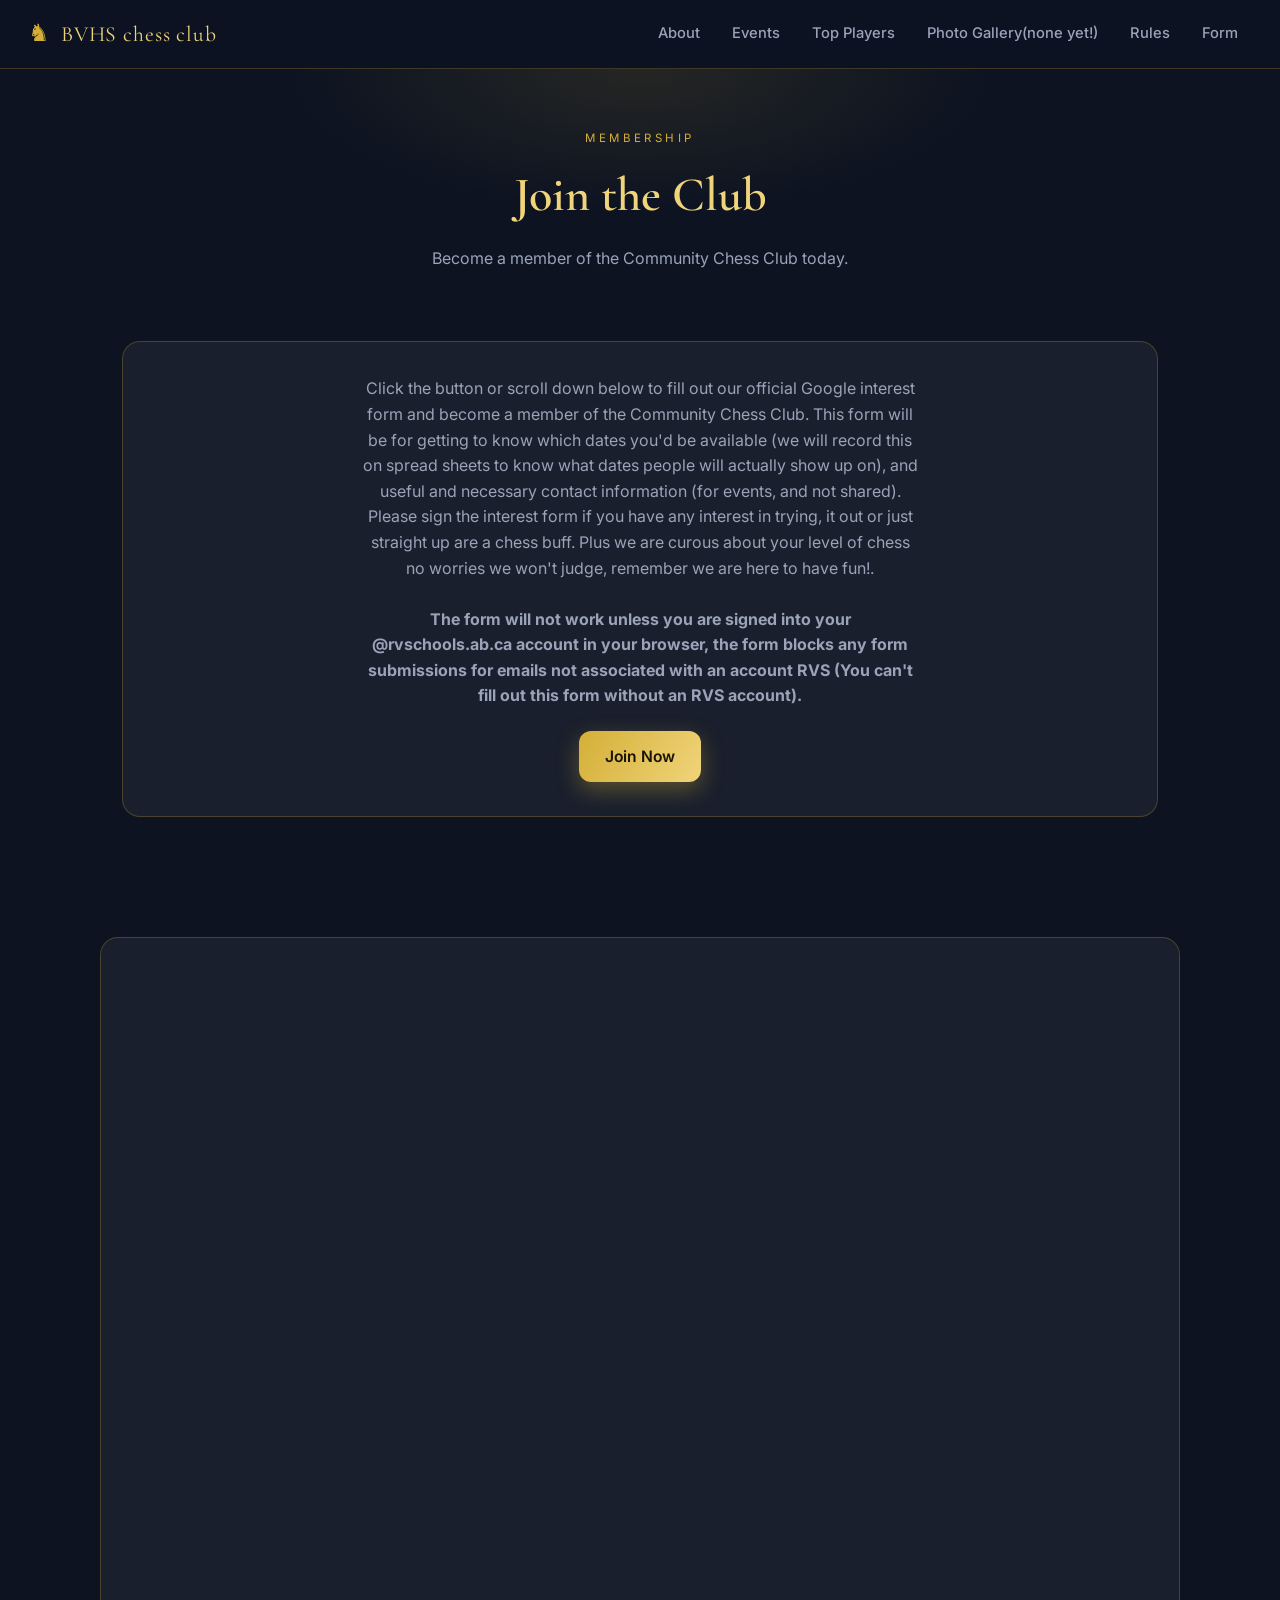
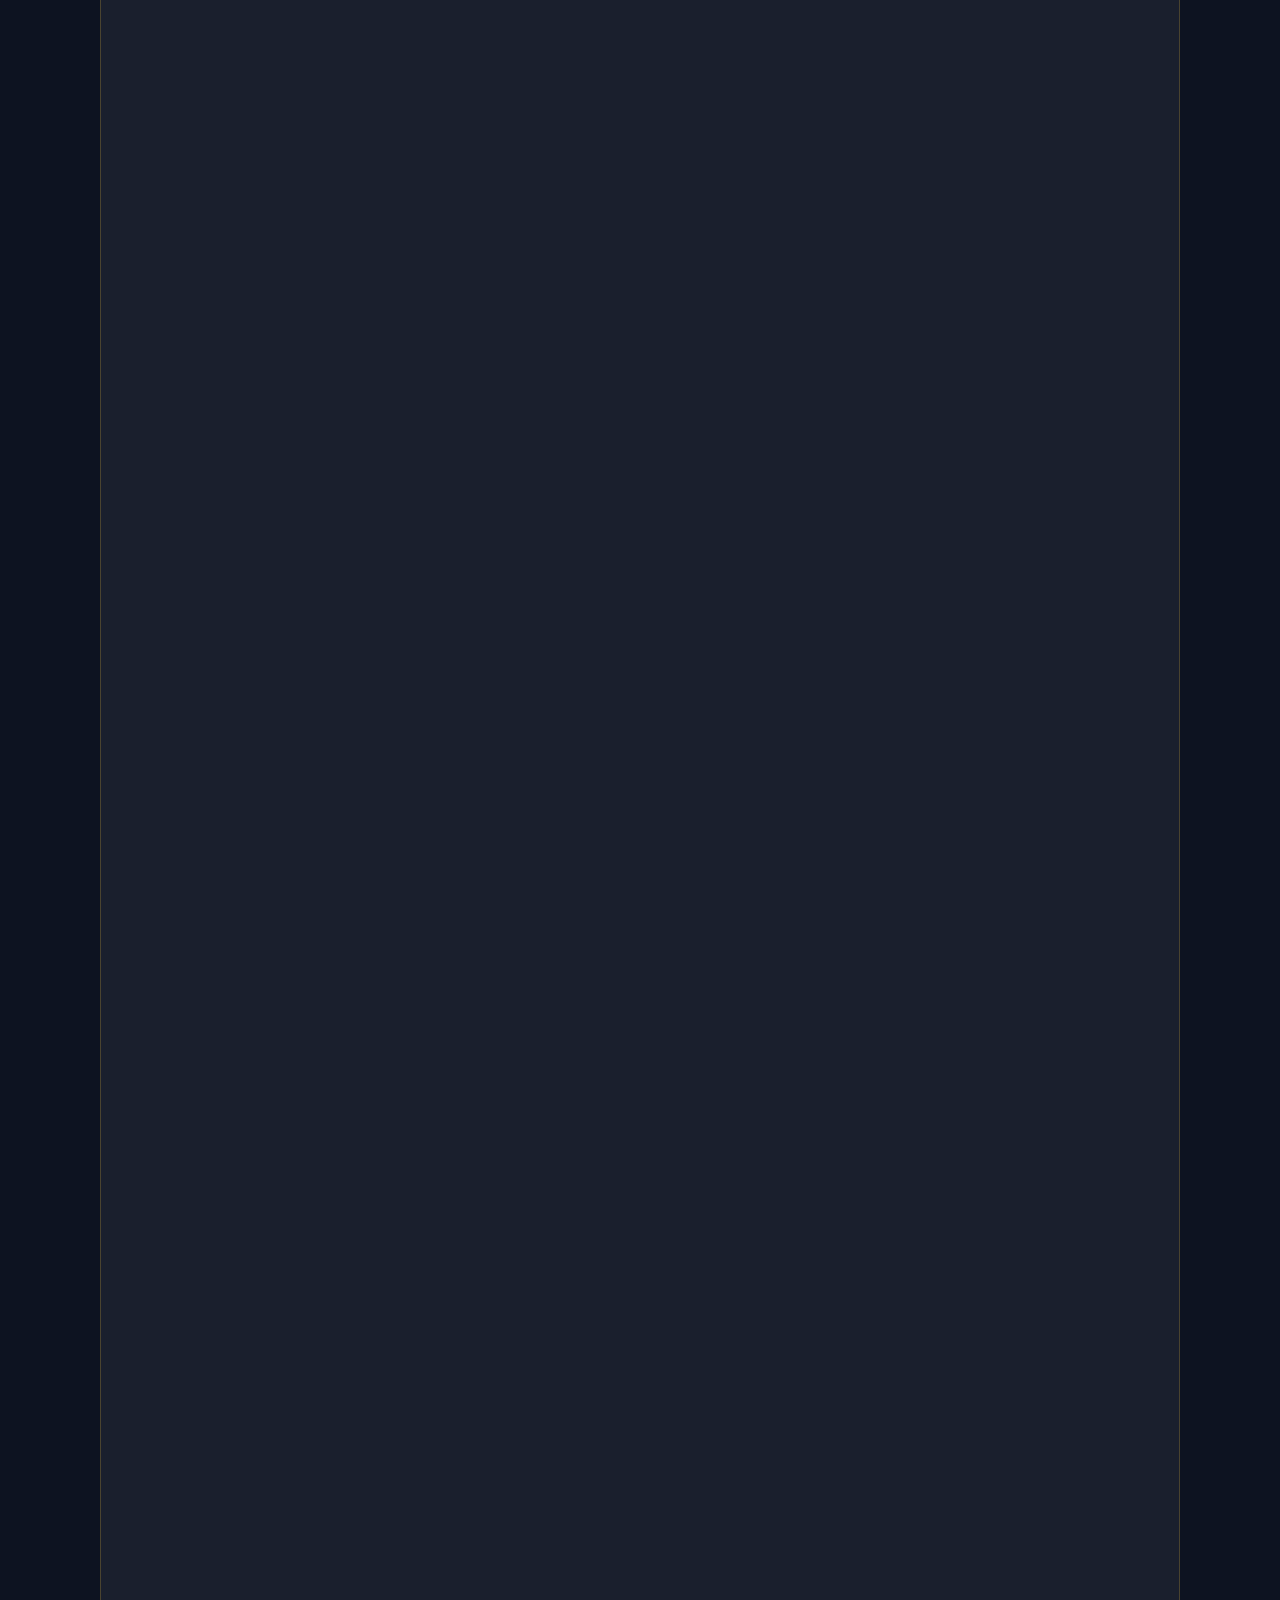
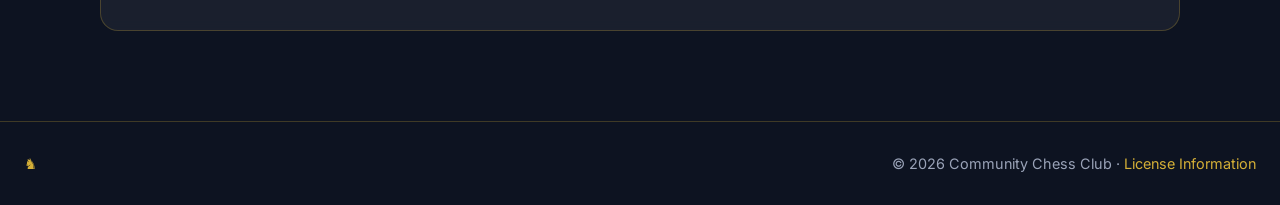
<file: join.html>
<!DOCTYPE html>
<html lang="en">
<head>
<meta charset="UTF-8" />
<meta name="viewport" content="width=device-width, initial-scale=1.0" />
<title>Join Us — Community Chess Club</title>
<link rel="preconnect" href="https://fonts.googleapis.com" />
<link href="https://fonts.googleapis.com/css2?family=Cormorant+Garamond:ital,wght@0,500;0,600;1,500&family=Inter:wght@400;500;600&display=swap" rel="stylesheet" />
<link rel="stylesheet" href="styles.css" />
</head>
<body>

<nav>
  <div class="brand"><span class="kn">♞</span><a href="index.html" style="color:inherit;text-decoration:none;">BVHS chess club</a></div>
  <button class="nav-toggle" id="navToggle" aria-label="Menu">☰</button>
  <div class="nav-links" id="navLinks">
    <a href="about.html">About</a>
    <a href="events.html">Events</a>
    <a href="leaderboard.html">Top Players</a>
    <a href="gallery.html">Photo Gallery(none yet!)</a>
    <a href="rules.html">Rules</a>
    <a href="join.html">Form</a>
  </div>
</nav>

<div class="page-hero">
  <span class="kicker">Membership</span>
  <h1>Join the Club</h1>
  <p>Become a member of the Community Chess Club today.</p>
</div>

<section>
  <div class="join reveal">
    <p>Click the button or scroll down below to fill out our official Google interest form and become a member of the Community Chess Club. This form will be for getting to know which dates you'd be available (we will record this on spread sheets to know what dates people will actually show up on), and useful and necessary contact information (for events, and not shared). 
      Please sign the interest form if you have any interest in trying, it out or just straight up are a chess buff. Plus we are curous about your level of chess no worries we won't judge, remember we are here to have fun!.
      <br><br>
      <strong> The form will not work unless you are signed into your @rvschools.ab.ca account in your browser, the form blocks any form submissions for emails not associated with an account RVS (You can't fill out this form without an RVS account).</strong>
    </p>
    <a class="btn btn-gold" href="https://docs.google.com/forms/d/e/1FAIpQLScZgbDqdWMK3WK7ILsUZLaJF5ylffaC2V9Dx-G0OyNkKr4p2A/viewform?usp=header" target="_blank" rel="noopener">Join Now</a>
  </div>
</section>
<section class="join">
<iframe src="https://docs.google.com/forms/d/e/1FAIpQLScZgbDqdWMK3WK7ILsUZLaJF5ylffaC2V9Dx-G0OyNkKr4p2A/viewform?embedded=true" width="1080" height="2224" frameborder="0" marginheight="0" marginwidth="0">Loading…</iframe>
</section>
<footer>
  <div class="foot-left"><span class="kn">♞</span><span></span></div>
  <span>© 2026 Community Chess Club · <a href="#" id="licenseLink">License Information</a></span>
</footer>

<div class="modal-backdrop" id="licenseModal">
  <div class="modal">
    <h3>License Information</h3>
    <p>This website is licensed under the Creative Commons Attribution-NonCommercial-ShareAlike 4.0 International License (CC BY-NC-SA 4.0).</p>
    <div class="row">
      <a class="btn btn-ghost" href="https://creativecommons.org/licenses/by-nc-sa/4.0/" target="_blank" rel="noopener">View Full License</a>
      <button class="btn btn-ghost" id="modalClose">Close</button>
    </div>
  </div>
</div>
<script src="script.js"></script>
</body>
</html>
</file>
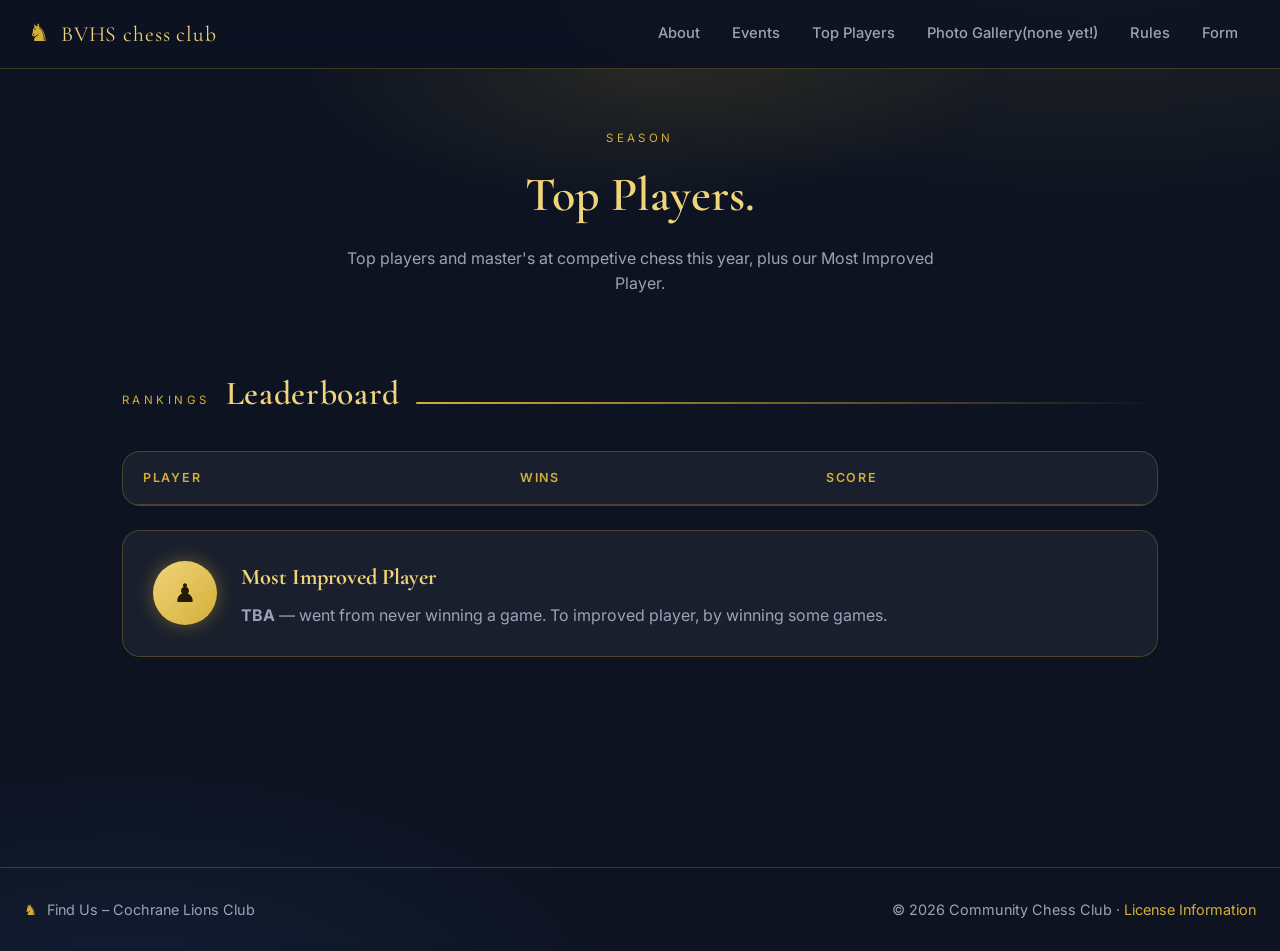
<file: leaderboard.html>
<!DOCTYPE html>
<html lang="en">
<head>
<meta charset="UTF-8" />
<meta name="viewport" content="width=device-width, initial-scale=1.0" />
<title>Top chess masterminds — BVHS Chess Club.</title>
<link rel="preconnect" href="https://fonts.googleapis.com" />
<link href="https://fonts.googleapis.com/css2?family=Cormorant+Garamond:ital,wght@0,500;0,600;1,500&family=Inter:wght@400;500;600&display=swap" rel="stylesheet" />
<link rel="stylesheet" href="styles.css" />
</head>
<body>

<nav>
  <div class="brand"><span class="kn">♞</span><a href="index.html" style="color:inherit;text-decoration:none;">BVHS chess club</a></div>
  <button class="nav-toggle" id="navToggle" aria-label="Menu">☰</button>
  <div class="nav-links" id="navLinks">
    <a href="about.html">About</a>
    <a href="events.html">Events</a>
    <a href="leaderboard.html">Top Players</a>
    <a href="gallery.html">Photo Gallery(none yet!)</a>
    <a href="rules.html">Rules</a>
    <a href="join.html">Form</a>
  </div>
</nav>

<div class="page-hero">
  <span class="kicker">Season</span>
  <h1>Top Players.</h1>
  <p>Top players and master's at competive chess this year, plus our Most Improved Player.</p>
</div>

<section>
  <div class="section-head reveal"><span class="kicker">Rankings</span><h2>Leaderboard</h2></div>
  <div class="board reveal">
    <table>
      <thead>
        <tr><th>Player</th><th>Wins</th><th>Score</th></tr>
      </thead>
      <tbody id="boardBody"></tbody>
    </table>
  </div>

  <div class="improved reveal">
    <div class="medal">♟</div>
    <div>
      <h3>Most Improved Player</h3>
      <p id="improvedText"><strong>TBA</strong> — went from never winning a game. To improved player, by winning some games.</p>
    </div>
  </div>
</section>

<footer>
  <div class="foot-left"><span class="kn">♞</span><span>Find Us – Cochrane Lions Club</span></div>
  <span>© 2026 Community Chess Club · <a href="#" id="licenseLink">License Information</a></span>
</footer>

<div class="modal-backdrop" id="licenseModal">
  <div class="modal">
    <h3>License Information</h3>
    <p>This website is licensed under the Creative Commons Attribution-NonCommercial-ShareAlike 4.0 International License (CC BY-NC-SA 4.0).</p>
    <div class="row">
      <a class="btn btn-ghost" href="https://creativecommons.org/licenses/by-nc-sa/4.0/" target="_blank" rel="noopener">View Full License</a>
      <button class="btn btn-ghost" id="modalClose">Close</button>
    </div>
  </div>
</div>

<script src="script.js"></script>

<script>
const CSV_URL = "https://docs.google.com/spreadsheets/d/e/2PACX-1vTWPhwWZubwlmoJUdZvpO8vAaIRr_J9pg7RzDr0rmU0IIb8_NBXj3CixODkxIfnUH5458F-S0hUYAWY/pub?output=csv";

function parseCSVLine(line) {
  const cols = [];
  let cur = "", inQ = false;
  for (const ch of line) {
    if (ch === '"')       { inQ = !inQ; }
    else if (ch === "," && !inQ) { cols.push(cur); cur = ""; }
    else                 { cur += ch; }
  }
  cols.push(cur);
  return cols.map(c => c.trim());
}

function renderBoard(rows) {
  const tbody = document.getElementById("boardBody");
  tbody.innerHTML = "";

  rows.forEach((row, i) => {
    const rank   = parseInt(row.rank)   || (i + 1);
    const player = row.player   || "TBA";
    const wins   = row.wins      || "0";
    const score  = parseFloat(row.score) || 0;

    const tr = document.createElement("tr");

    // Player cell with rank badge
    const td1 = document.createElement("td");
    td1.innerHTML = `<span class="rank r${rank}">${rank}</span>${player}`;
    tr.appendChild(td1);

    // Wins cell
    const td2 = document.createElement("td");
    td2.textContent = wins;
    tr.appendChild(td2);

    // Score bar cell
    const td3 = document.createElement("td");
    td3.innerHTML = `<div class="score-bar"><i style="width:${score}%"></i></div>`;
    tr.appendChild(td3);

    tbody.appendChild(tr);
  });
}

function renderImproved(row) {
  const el = document.getElementById("improvedText");
  if (row && row.player) {
    el.innerHTML = `<strong>${row.player}</strong> — ${row.desc || "went from never winning a game. To improved player, by winning some games."}`;
  }
}

fetch(CSV_URL)
  .then(res => {
    if (!res.ok) throw new Error("HTTP " + res.status);
    return res.text();
  })
  .then(text => {
    const lines = text.split("\n").filter(l => l.trim());
    if (!lines.length) return;

    const header = lines[0].split(",").map(h => h.trim().toLowerCase());

    const rows = [];
    let improvedRow = null;

    for (let i = 1; i < lines.length; i++) {
      const cols = parseCSVLine(lines[i]);
      const row = {};
      header.forEach((h, idx) => { row[h] = (cols[idx] || "").trim(); });

      if (row.section === "improved") {
        improvedRow = row;
      } else {
        rows.push(row);
      }
    }

    // Sort by rank if present
    rows.sort((a, b) => (parseInt(a.rank) || 0) - (parseInt(b.rank) || 0));

    renderBoard(rows);
    renderImproved(improvedRow);
  })
  .catch(err => {
    console.error("CSV load error:", err);
  });
// Ensure reveal elements become visible
document.querySelectorAll('.reveal').forEach(el => {
  el.classList.add('in');
});

</script>

</body>
</html>
</file>
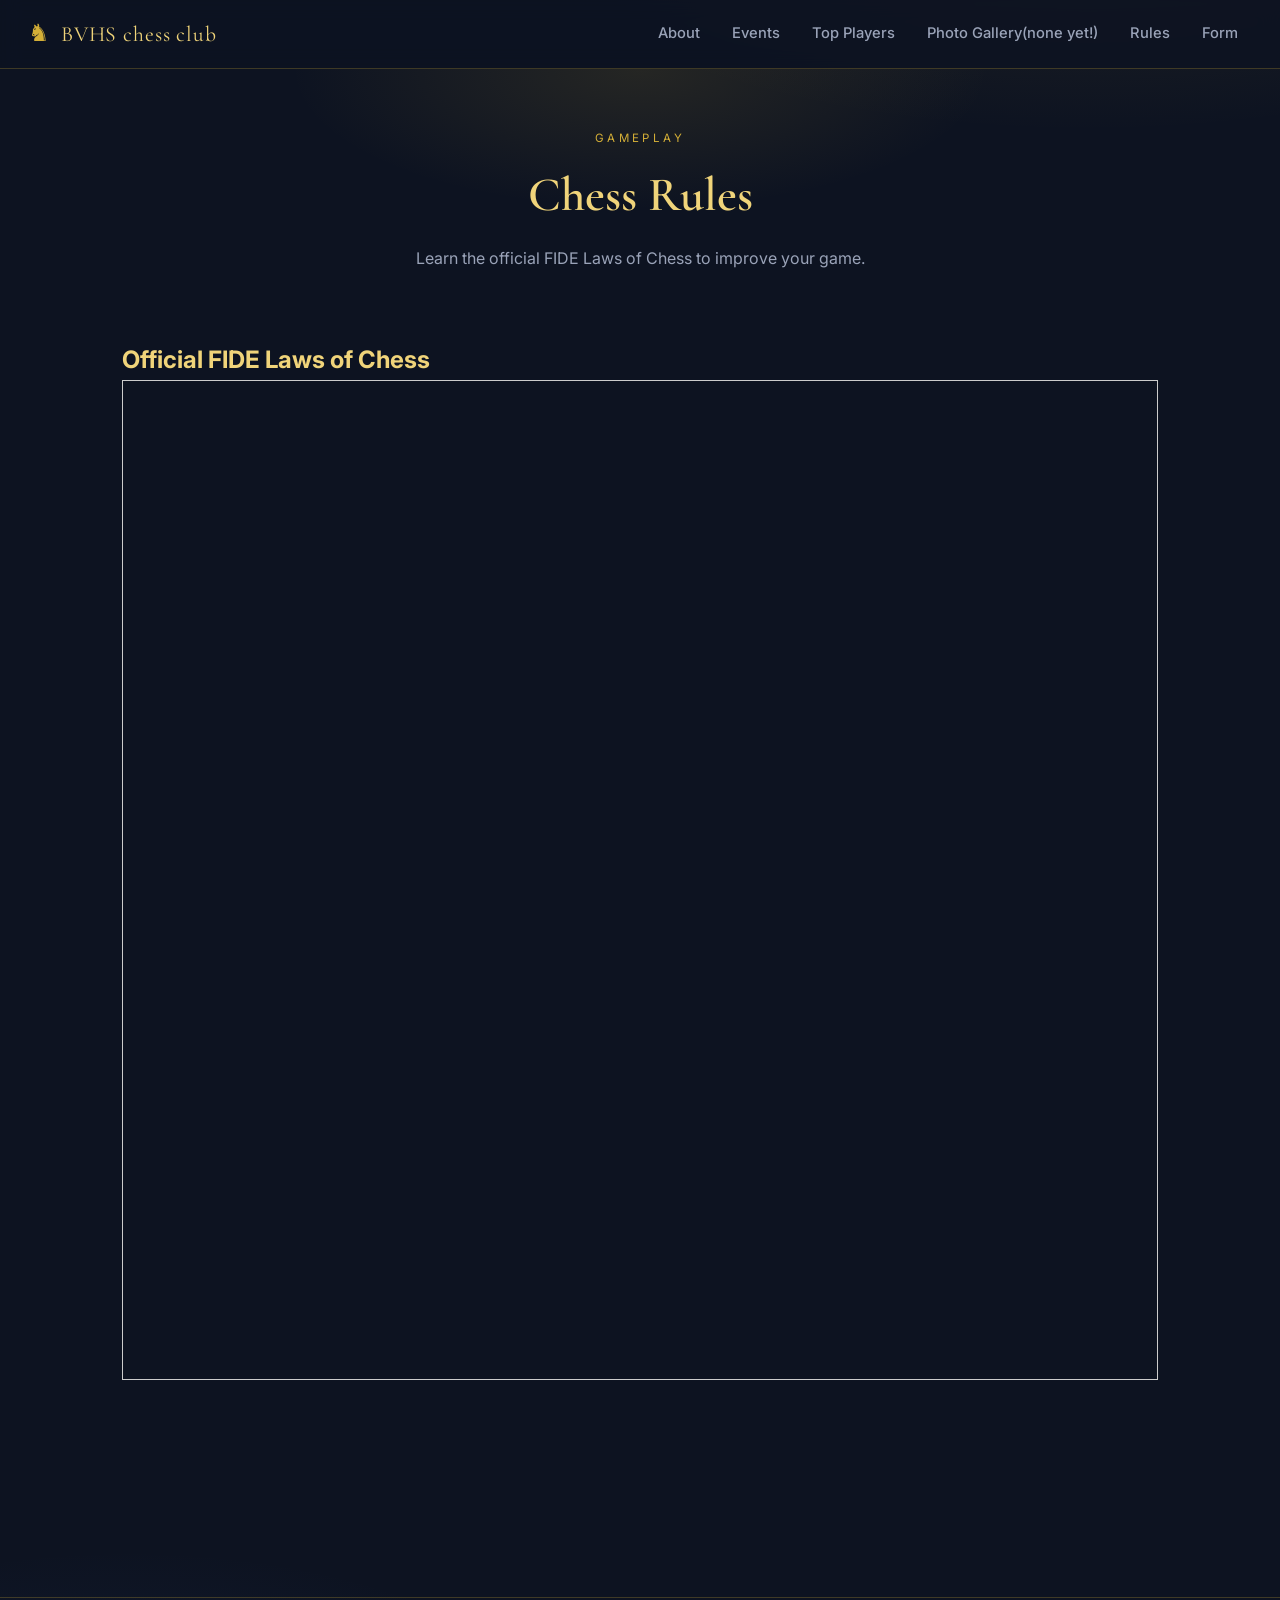
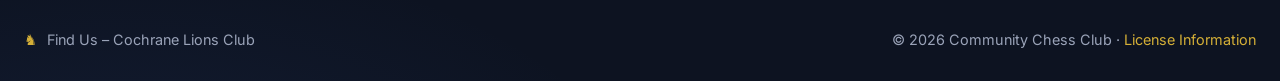
<file: rules.html>
<!DOCTYPE html>
<html lang="en">
<head>
<meta charset="UTF-8" />
<meta name="viewport" content="width=device-width, initial-scale=1.0" />
<title>Chess Rules — BVHS Chess Club</title>
<link rel="preconnect" href="https://fonts.googleapis.com" />
<link href="https://fonts.googleapis.com/css2?family=Cormorant+Garamond:ital,wght@0,500;0,600;1,500&family=Inter:wght@400;500;600&display=swap" rel="stylesheet" />
<link rel="stylesheet" href="styles.css" />
</head>
<body>

<nav>
  <div class="brand"><span class="kn">♞</span><a href="index.html" style="color:inherit;text-decoration:none;">BVHS chess club</a></div>
  <button class="nav-toggle" id="navToggle" aria-label="Menu">☰</button>
  <div class="nav-links" id="navLinks">
    <a href="about.html">About</a>
    <a href="events.html">Events</a>
    <a href="leaderboard.html">Top Players</a>
    <a href="gallery.html">Photo Gallery(none yet!)</a>
    <a href="rules.html">Rules</a>
    <a href="join.html">Form</a>
  </div>
</nav>

<div class="page-hero">
  <span class="kicker">Gameplay</span>
  <h1>Chess Rules</h1>
  <p>Learn the official FIDE Laws of Chess to improve your game.</p>
</div>

<section class="card">
  <h2>Official FIDE Laws of Chess</h2>
 
  <iframe
  src="https://fide.com/FIDE/handbook/LawsOfChess.pdf"
  width="100%"
  height="1000"
  style="border:1px solid #ccc;">
  </iframe>
</section>

<footer>
  <div class="foot-left"><span class="kn">♞</span><span>Find Us – Cochrane Lions Club</span></div>
  <span>© 2026 Community Chess Club · <a href="#" id="licenseLink">License Information</a></span>
</footer>

<div class="modal-backdrop" id="licenseModal">
  <div class="modal">
    <h3>License Information</h3>
    <p>This website is licensed under the Creative Commons Attribution-NonCommercial-ShareAlike 4.0 International License (CC BY-NC-SA 4.0).</p>
    <div class="row">
      <a class="btn btn-ghost" href="https://creativecommons.org/licenses/by-nc-sa/4.0/" target="_blank" rel="noopener">View Full License</a>
      <button class="btn btn-ghost" id="modalClose">Close</button>
    </div>
  </div>
</div>

<script src="script.js"></script>
</body>
</html>
</file>
<file: styles.css>
:root{
  --ink:#0d1321;
  --ink-2:#111a2e;
  --gold:#d4af37;
  --gold-2:#f0d47a;
  --ivory:#f0d47a;
  --muted:#9aa3b8;
  --line:rgba(212,175,55,.25);
  --card:rgba(255,255,255,.055);
}
.year-label {
font-size: 14px;
font-weight: 600;
color: var(--gold);
text-align: center;
display: block;
width: 100%;
}

*{box-sizing:border-box;margin:0;padding:0;}
html{scroll-behavior:smooth;}

body{
  background:
    radial-gradient(1100px 500px at 85% -10%, rgba(212,175,55,.14), transparent 60%),
    radial-gradient(900px 500px at 10% 110%, rgba(70,110,200,.12), transparent 60%),
    var(--ink);
  color:var(--ivory);
  font-family:'Inter',system-ui,-apple-system,'Segoe UI',sans-serif;
  line-height:1.6;
  overflow-x:hidden;
}

::selection{background:rgba(212,175,55,.35);}

/* --------- Nav --------- */
nav{
  position:sticky;top:0;z-index:50;
  display:flex;align-items:center;justify-content:space-between;
  padding:14px 28px;
  background:rgba(13,19,33,.82);
  backdrop-filter:blur(10px);
  border-bottom:1px solid var(--line);
}

.brand{display:flex;align-items:center;gap:10px;font-family:'Cormorant Garamond',serif;font-size:1.35rem;letter-spacing:.04em;}
.brand .kn{color:var(--gold);font-size:1.5rem;animation:kindle 6s ease-in-out infinite;}

@keyframes kindle{0%,100%{transform:translateY(0)}50%{transform:translateY(-4px)}}

.nav-links{display:flex;gap:4px;}
.nav-links a{
  color:var(--muted);text-decoration:none;font-size:.92rem;font-weight:500;
  padding:8px 14px;border-radius:8px;transition:all .25s;
}

.nav-links a:hover{color:var(--ivory);background:rgba(212,175,55,.12);}
.nav-toggle{display:none;background:none;border:1px solid var(--line);border-radius:8px;color:var(--ivory);padding:6px 10px;cursor:pointer;}

/* --------- Hero (home page only) --------- */
.hero{
  position:relative;min-height:78vh;display:flex;flex-direction:column;
  align-items:center;justify-content:center;text-align:center;
  padding:90px 20px 70px;overflow:hidden;
}

.hero::before{
  content:"";position:absolute;inset:0;
  background:repeating-conic-gradient(rgba(255,255,255,.045) 0 45deg, transparent 45deg 90deg);
  background-size:120px 120px;
  -webkit-mask-image:radial-gradient(60% 70% at 50% 45%, #000 30%, transparent 100%);
  mask-image:radial-gradient(60% 70% at 50% 45%, #000 30%, transparent 100%);
  animation:boardDrift 26s linear infinite;
}

@keyframes boardDrift{to{background-position:120px 120px;}}

.hero-eyebrow{
  font-size:.8rem;letter-spacing:.35em;text-transform:uppercase;color:var(--gold);
  margin-bottom:18px;animation:fadeUp .8s .1s both;
}

.hero h1{
  font-family:'Cormorant Garamond',serif;font-weight:600;
  font-size:clamp(2.6rem,6vw,4.4rem);letter-spacing:.02em;line-height:1.1;
  background:linear-gradient(115deg,var(--ivory) 30%,var(--gold-2) 70%,var(--gold));
  -webkit-background-clip:text;background-clip:text;color:transparent;
  animation:fadeUp .9s .25s both;
}

.hero p.sub{
  margin-top:16px;max-width:640px;color:var(--muted);font-size:1.05rem;
  animation:fadeUp .9s .45s both;
}

.hero-ctas{display:flex;gap:14px;margin-top:34px;flex-wrap:wrap;justify-content:center;animation:fadeUp .9s .65s both;}

@keyframes fadeUp{from{opacity:0;transform:translateY(18px)}to{opacity:1;transform:none}}

.piece-float{position:absolute;font-size:2.4rem;color:rgba(245,239,224,.5);text-shadow:0 0 18px rgba(212,175,55,.35);animation:float 7s ease-in-out infinite;}
@keyframes float{0%,100%{transform:translateY(0) rotate(-4deg)}50%{transform:translateY(-22px) rotate(5deg)}}

.p1{left:8%;top:16%;animation-delay:0s;}
.p2{right:9%;top:30%;animation-delay:1.4s;font-size:2rem;}
.p3{left:13%;bottom:14%;animation-delay:2.6s;font-size:2.8rem;}
.p4{right:7%;bottom:20%;animation-delay:3.8s;font-size:1.9rem;}

/* --------- Buttons --------- */
.btn{
  display:inline-flex;align-items:center;gap:10px;text-decoration:none;
  padding:13px 26px;border-radius:12px;font-weight:600;font-size:.98rem;
  position:relative;overflow:hidden;transition:transform .25s, box-shadow .25s;
}

.btn-gold{background:linear-gradient(120deg,var(--gold),var(--gold-2));color:#1a1408;box-shadow:0 8px 22px rgba(212,175,55,.35);}
.btn-gold::after{
  content:"";position:absolute;inset:0;
  background:linear-gradient(100deg,transparent 40%,rgba(255,255,255,.55) 50%,transparent 60%);
  transform:translateX(-130%);animation:shine 3.2s linear infinite;
}

@keyframes shine{to{transform:translateX(130%);}}

.btn-ghost { background: var(--card); border: 1px solid var(--line); color: #ffffff !important; }
.btn-ghost:hover { background: var(--gold) !important; color: #0d1321 !important; }

.btn:hover{transform:translateY(-3px);box-shadow:0 12px 26px rgba(212,175,55,.4);}

/* --------- Page header (subpage) --------- */
.page-hero{
  padding:60px 22px 30px;text-align:center;
  background:radial-gradient(500px 200px at 50% 0%, rgba(212,175,55,.12), transparent 70%);
}

.page-hero .kicker{font-size:.72rem;letter-spacing:.3em;text-transform:uppercase;color:var(--gold);display:block;margin-bottom:10px;}
.page-hero h1{
  font-family:'Cormorant Garamond',serif;font-size:clamp(2rem,4vw,3rem);font-weight:600;
  background:linear-gradient(115deg,var(--ivory) 30%,var(--gold-2) 70%,var(--gold));
  -webkit-background-clip:text;background-clip:text;color:transparent;
}

.page-hero p{color:var(--muted);margin-top:12px;max-width:600px;margin-inline:auto;}

/* --------- Sections --------- */
section{max-width:1080px;margin:0 auto;padding:40px 22px;}
.section-head{display:flex;align-items:baseline;gap:16px;margin-bottom:30px;}
.section-head h2{
  font-family:'Cormorant Garamond',serif;font-size:2.1rem;font-weight:600;
  letter-spacing:.02em;
}

.section-head::after{
  content:"";flex:1;height:2px;border-radius:2px;
  background:linear-gradient(90deg,var(--gold),transparent);
}

.kicker{font-size:.72rem;letter-spacing:.3em;text-transform:uppercase;color:var(--gold);display:block;margin-bottom:10px;}

.reveal{opacity:0;transform:translateY(26px);transition:opacity .7s ease, transform .7s ease;}
.reveal.in{opacity:1;transform:none;}

/* --------- About card --------- */
.about-card{
  background:var(--card);border:1px solid var(--line);border-radius:18px;
  padding:30px 34px;backdrop-filter:blur(6px);
  box-shadow:0 14px 34px rgba(0,0,0,.35);
}

.about-card p{color:var(--muted);margin-bottom:14px;}
.about-card p strong{color:var(--ivory);}

/* --------- Events --------- */
.events{display:grid;grid-template-columns:repeat(auto-fit,minmax(680px,1fr));gap:22px;}
.event{
  background:var(--card);border:1px solid var(--line);border-radius:18px;
  padding:26px 26px 22px;position:relative;transition:transform .3s, border-color .3s, box-shadow .3s;
}

.event:hover{transform:translateY(-6px);border-color:rgba(212,175,55,.55);box-shadow:0 16px 34px rgba(0,0,0,.4), 0 0 24px rgba(212,175,55,.12);}
.event .stamp{
  position:absolute;top:-12px;right:18px;background:linear-gradient(120deg,var(--gold),var(--gold-2));
  color:#1a1408;font-size:.72rem;font-weight:700;letter-spacing:.12em;text-transform:uppercase;
  padding:6px 12px;border-radius:999px;box-shadow:0 6px 14px rgba(212,175,55,.35);
}

.event h3{font-family:'Cormorant Garamond',serif;font-size:1.45rem;margin-bottom:12px;}
.event dl{display:grid;grid-template-columns:92px 1fr;gap:8px 14px;margin-top:10px;}
.event dt{color:var(--gold);font-size:.82rem;font-weight:600;text-transform:uppercase;letter-spacing:.08em;padding-top:6px;}
.event dd{color:var(--muted);padding-top:6px;border-top:1px solid rgba(255,255,255,.08);}

/* --------- Leaderboard --------- */
.board{
  background:var(--card);border:1px solid var(--line);border-radius:18px;
  overflow:hidden;backdrop-filter:blur(6px);
}

.board table{width:100%;border-collapse:collapse;}
.board th,.board td{padding:16px 20px;text-align:left;}
.board thead th{
  font-size:.78rem;letter-spacing:.14em;text-transform:uppercase;color:var(--gold);
  border-bottom:1px solid var(--line);font-weight:600;
}

.board tbody tr{border-bottom:1px solid rgba(255,255,255,.07);transition:background .25s;}
.board tbody tr:hover{background:rgba(212,175,55,.08);}

.rank{
  display:inline-flex;align-items:center;justify-content:center;width:34px;height:34px;border-radius:50%;
  font-weight:700;font-size:.95rem;margin-right:14px;
}

.r1{background:linear-gradient(135deg,#f0d47a,#d4af37);color:#241a05;box-shadow:0 0 14px rgba(212,175,55,.5);}
.r2{background:linear-gradient(135deg,#dfe3ea,#9aa3b8);color:#1c2333;}
.r3{background:linear-gradient(135deg,#d99a6b,#a05f34);color:#fff7ef;}
.r4,.r5{background:rgba(255,255,255,.1);color:var(--muted);}

.score-bar{position:relative;width:140px;height:8px;border-radius:99px;background:rgba(255,255,255,.12);margin:6px 0;overflow:hidden;}
.score-bar i{
  position:absolute;inset:0;right:auto;width:0;border-radius:99px;
  background:linear-gradient(90deg,var(--gold),var(--gold-2));
  transition:width 1.1s cubic-bezier(.2,.8,.2,1) .3s;
}

/* --------- Most Improved Player card --------- */
.improved{
  background:var(--card);border:1px solid var(--line);border-radius:18px;
  padding:28px 30px;margin-top:24px;backdrop-filter:blur(6px);
  display:flex;align-items:center;gap:24px;flex-wrap:wrap;
}

.improved .medal{
  width:64px;height:64px;border-radius:50%;display:flex;align-items:center;justify-content:center;
  font-size:1.6rem;background:linear-gradient(135deg,#f0d47a,#d4af37);color:#241a05;
  box-shadow:0 0 18px rgba(212,175,55,.4);flex-shrink:0;
}

.improved h3{font-family:'Cormorant Garamond',serif;font-size:1.4rem;margin-bottom:8px;}
.improved p{color:var(--muted);}

/* --------- Gallery / Slideshow --------- */
.slideshow{
  background:var(--card);border:1px solid var(--line);border-radius:18px;
  padding:24px;backdrop-filter:blur(6px);position:relative;overflow:hidden;
}

.slide-wrap{
  position:relative;width:100%;aspect-ratio:16/9;border-radius:12px;overflow:hidden;
  background:rgba(255,255,255,.04);
}

.slide-wrap img{
  width:100%;height:100%;object-fit:cover;display:block;
  opacity:0;transition:opacity .5s;
}

.slide-wrap img.active{opacity:1;}
.slide-nav{
  position:absolute;top:50%;transform:translateY(-50%);
  background:rgba(13,19,33,.7);border:1px solid var(--line);border-radius:50%;
  width:44px;height:44px;display:flex;align-items:center;justify-content:center;
  color:var(--gold);font-size:1.3rem;cursor:pointer;transition:background .25s;
}

.slide-nav:hover{background:rgba(212,175,55,.2);}
.slide-nav.prev{left:14px;}
.slide-nav.next{right:14px;}

.slide-caption{margin-top:16px;color:var(--muted);font-size:.92rem;text-align:center;}
.slide-counter{
  margin-top:10px;text-align:center;font-size:.8rem;color:var(--gold);letter-spacing:.15em;
}

/* --------- Join --------- */
.join{
  background:var(--card);border:1px solid var(--line);border-radius:18px;
  padding:34px;text-align:center;backdrop-filter:blur(6px);
}

.join p{color:var(--muted);margin-bottom:22px;max-width:560px;margin-inline:auto;}

/* --------- Footer --------- */
footer{
  border-top:1px solid var(--line);padding:30px 24px;
  display:flex;flex-wrap:wrap;gap:14px;align-items:center;justify-content:space-between;
  color:var(--muted);font-size:.9rem;
}

footer a{color:var(--gold);text-decoration:none;}
footer a:hover{text-decoration:underline;}
.foot-left{display:flex;align-items:center;gap:10px;}
.foot-left .kn{color:var(--gold);}

/* --------- Modal --------- */
.modal-backdrop{
  position:fixed;inset:0;background:rgba(5,8,16,.78);backdrop-filter:blur(6px);
  display:none;align-items:center;justify-content:center;z-index:90;
}

.modal-backdrop.open{display:flex;animation:fadeUp .35s both;}
.modal{
  background:var(--ink-2);border:1px solid var(--line);border-radius:18px;
  padding:28px 30px;max-width:520px;box-shadow:0 24px 60px rgba(0,0,0,.6);
}

.modal h3{font-family:'Cormorant Garamond',serif;font-size:1.5rem;margin-bottom:12px;}
.modal p{color:var(--muted);margin-bottom:18px;}
.modal .row{display:flex;gap:12px;justify-content:flex-end;}

/* --------- Responsive --------- */
@media (max-width:720px){
  .nav-links{position:absolute;top:100%;right:0;left:0;
    flex-direction:column;background:rgba(13,19,33,.95);border-bottom:1px solid var(--line);
    padding:10px 18px;display:none;
  }

  .nav-links.open{display:flex;}
  .nav-toggle{display:inline-block;}
  .hero{min-height:64vh;}
  .piece-float{opacity:.55;}
  .score-bar{width:90px;}
  .improved{flex-direction:column;text-align:center;}
}

section { padding-bottom: 120px; }
footer { margin-top: 90px; }

.join iframe {
  width: 100%;
  max-width: 700px;
  display: block;
  margin-inline: auto;
  text-align: center;
}

/* --------- NEW: "See Upcoming Events" button fix --------- */
/* Swap class="btn-ghost" → class="btn-upcoming" on that <a> in your HTML */
.btn-upcoming{
  display:inline-flex;align-items:center;gap:10px;text-decoration:none;
  padding:13px 26px;border-radius:12px;font-weight:600;font-size:.98rem;
  background:var(--card);
  border:1px solid var(--line);
  color:var(--ivory) !important;
  transition:transform .25s, box-shadow .25s, background .25s, border-color .25s;
}

.btn-upcoming:hover{
  transform:translateY(-3px);
  background:rgba(212,175,55,.18) !important;
  border-color:rgba(212,175,55,.55) !important;
  color:var(--gold-2) !important;
  box-shadow:0 12px 26px rgba(212,175,55,.4);
}
</file>
